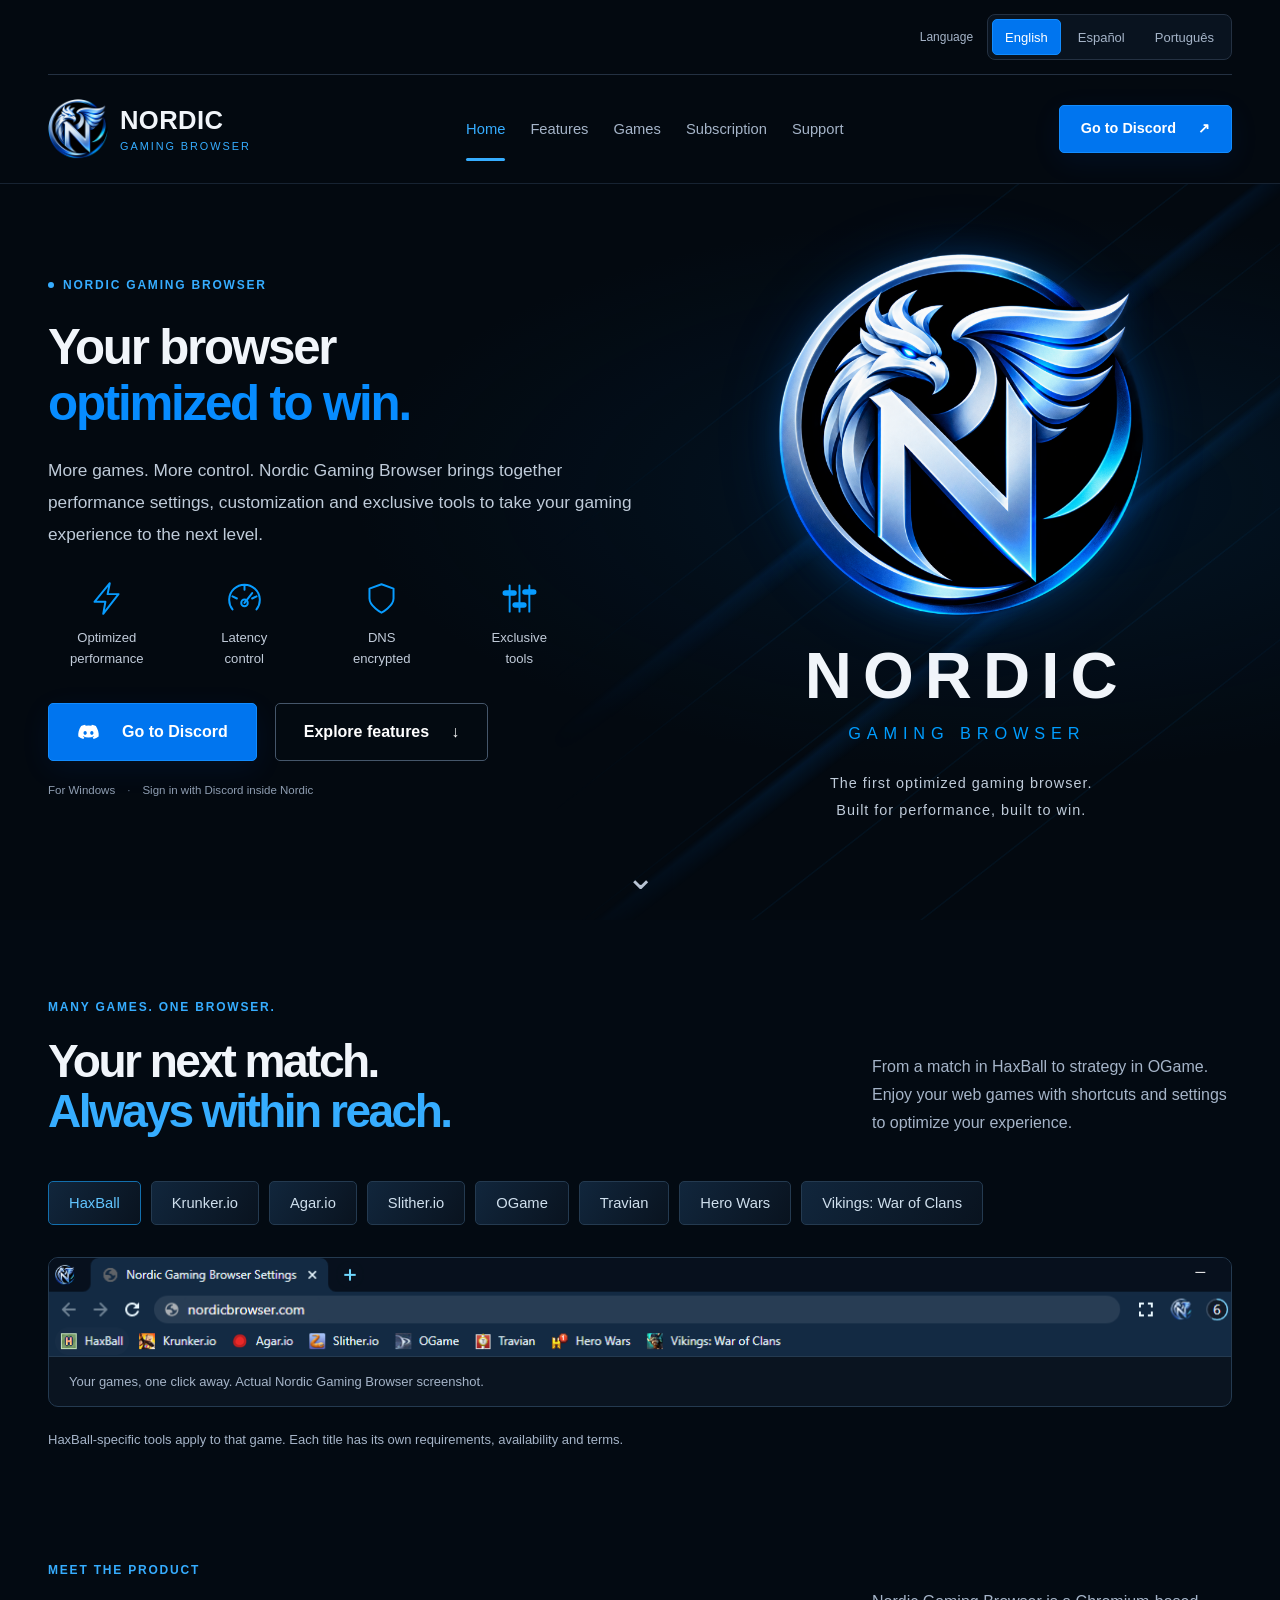
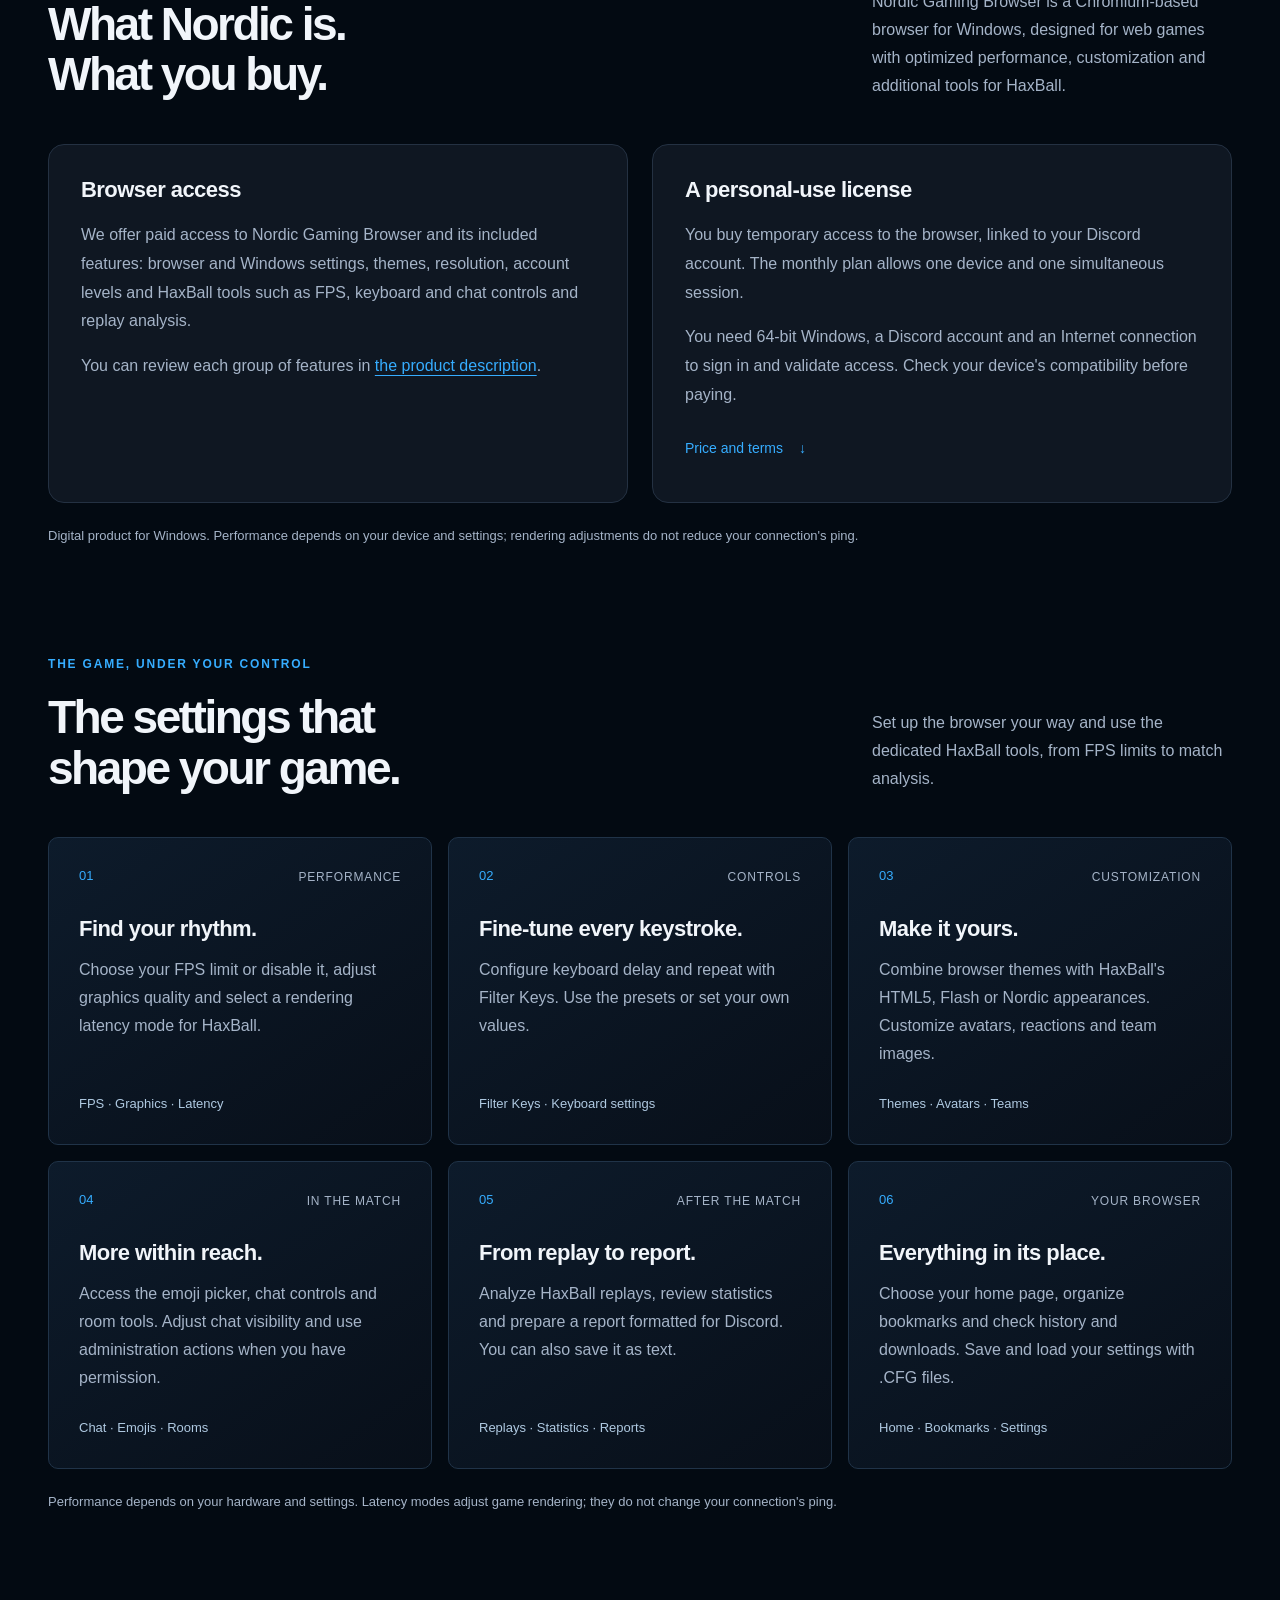
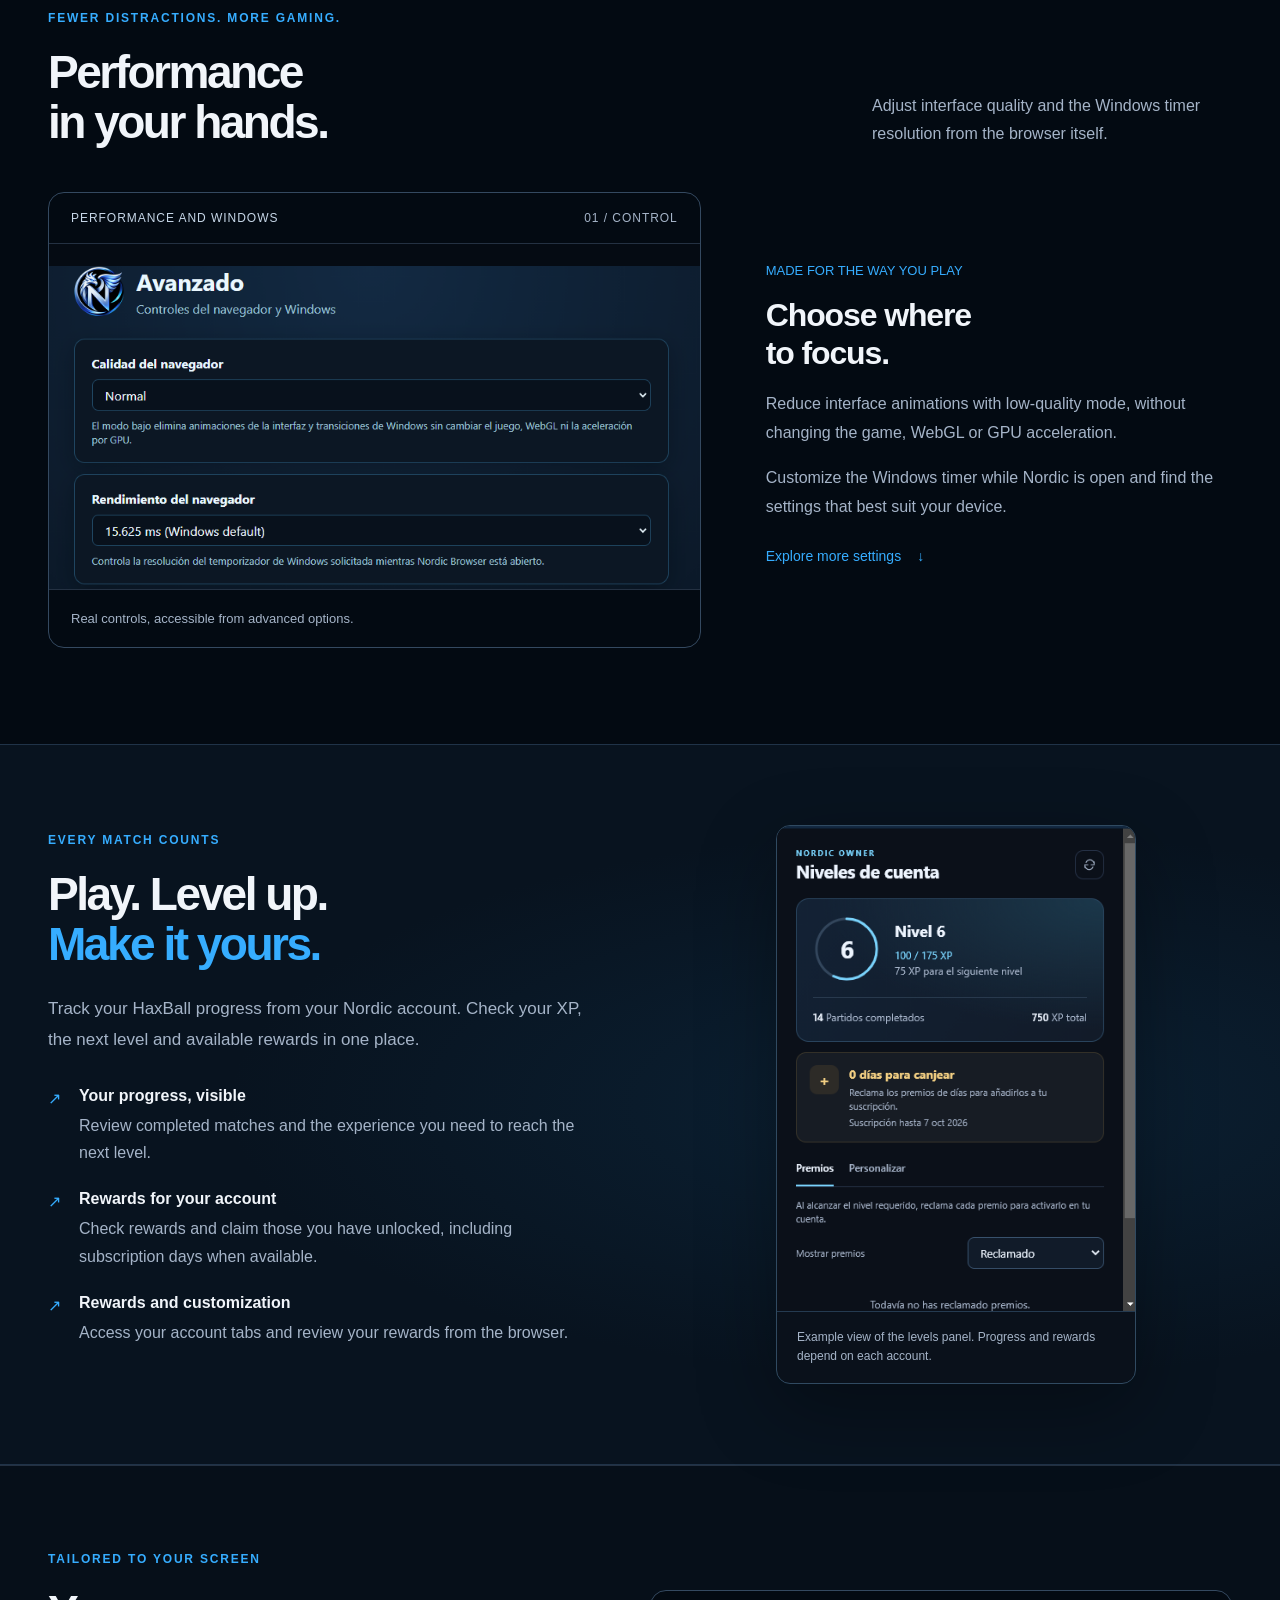
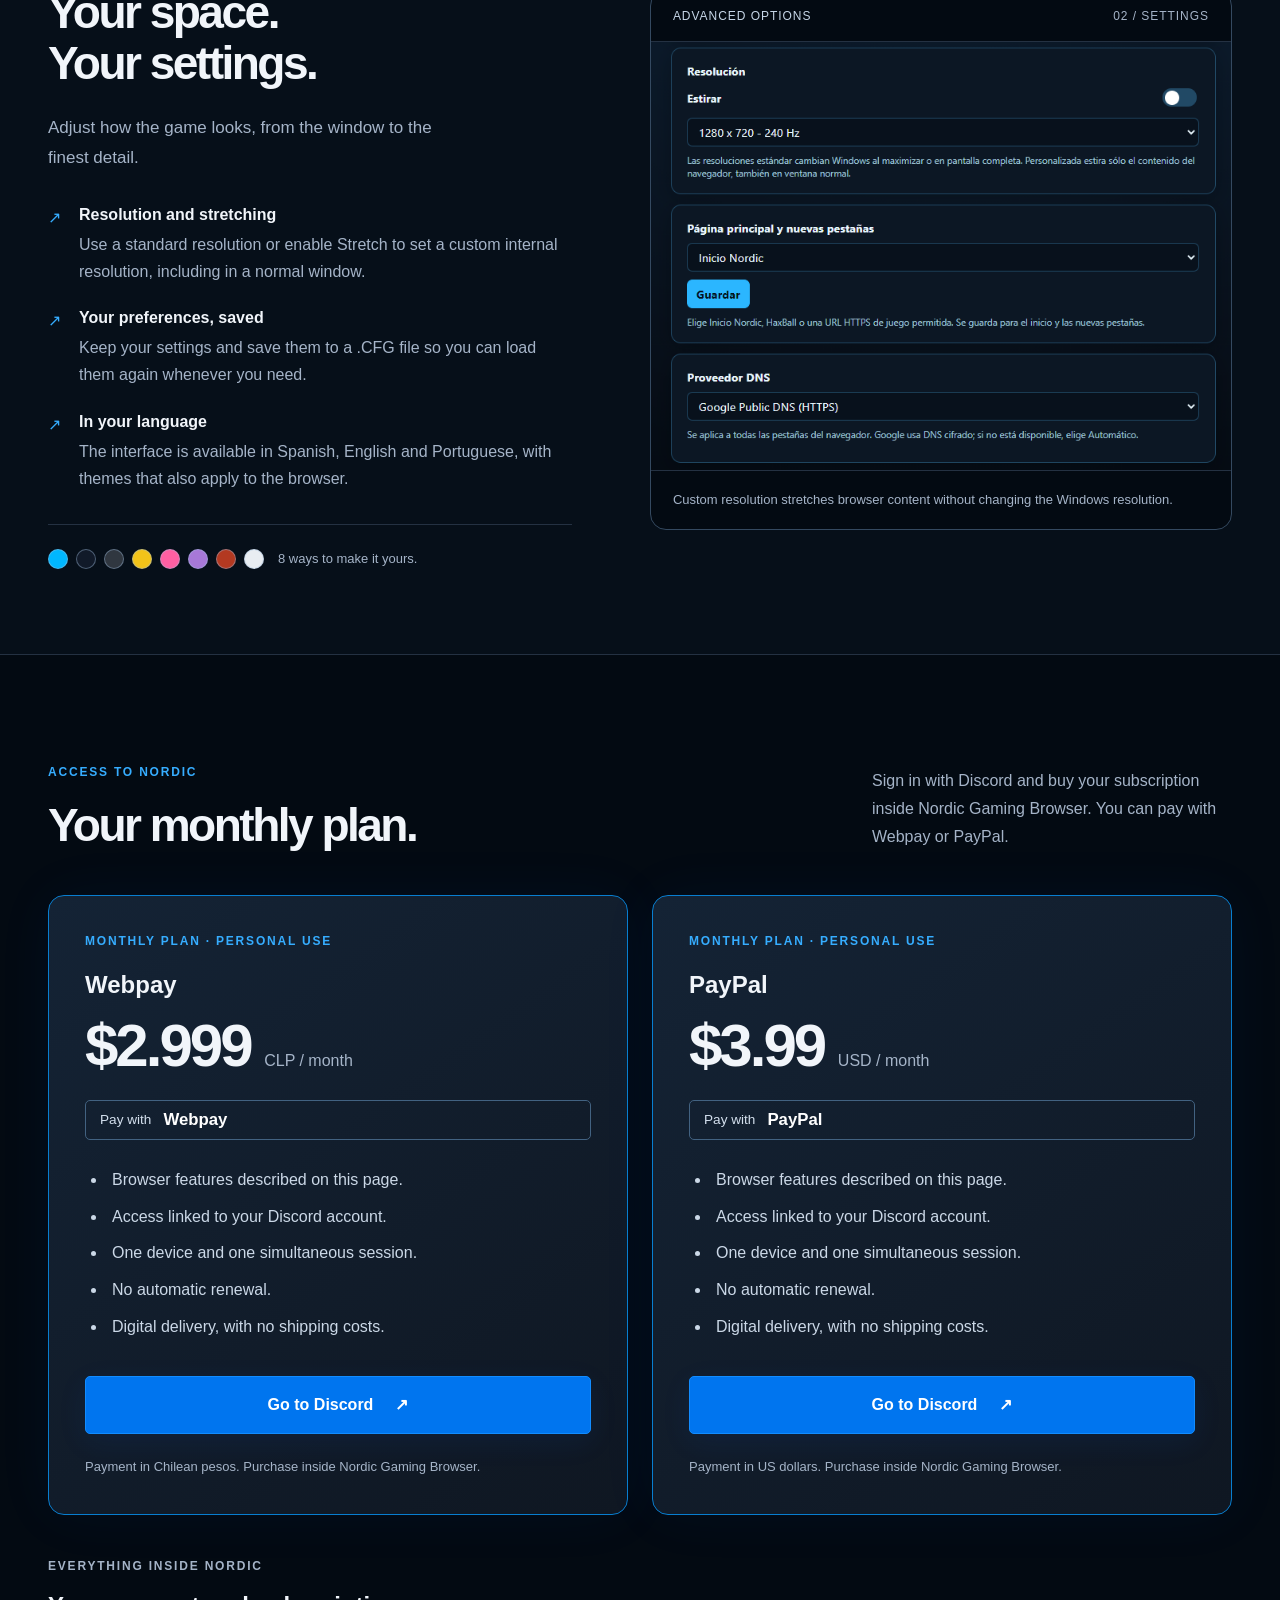
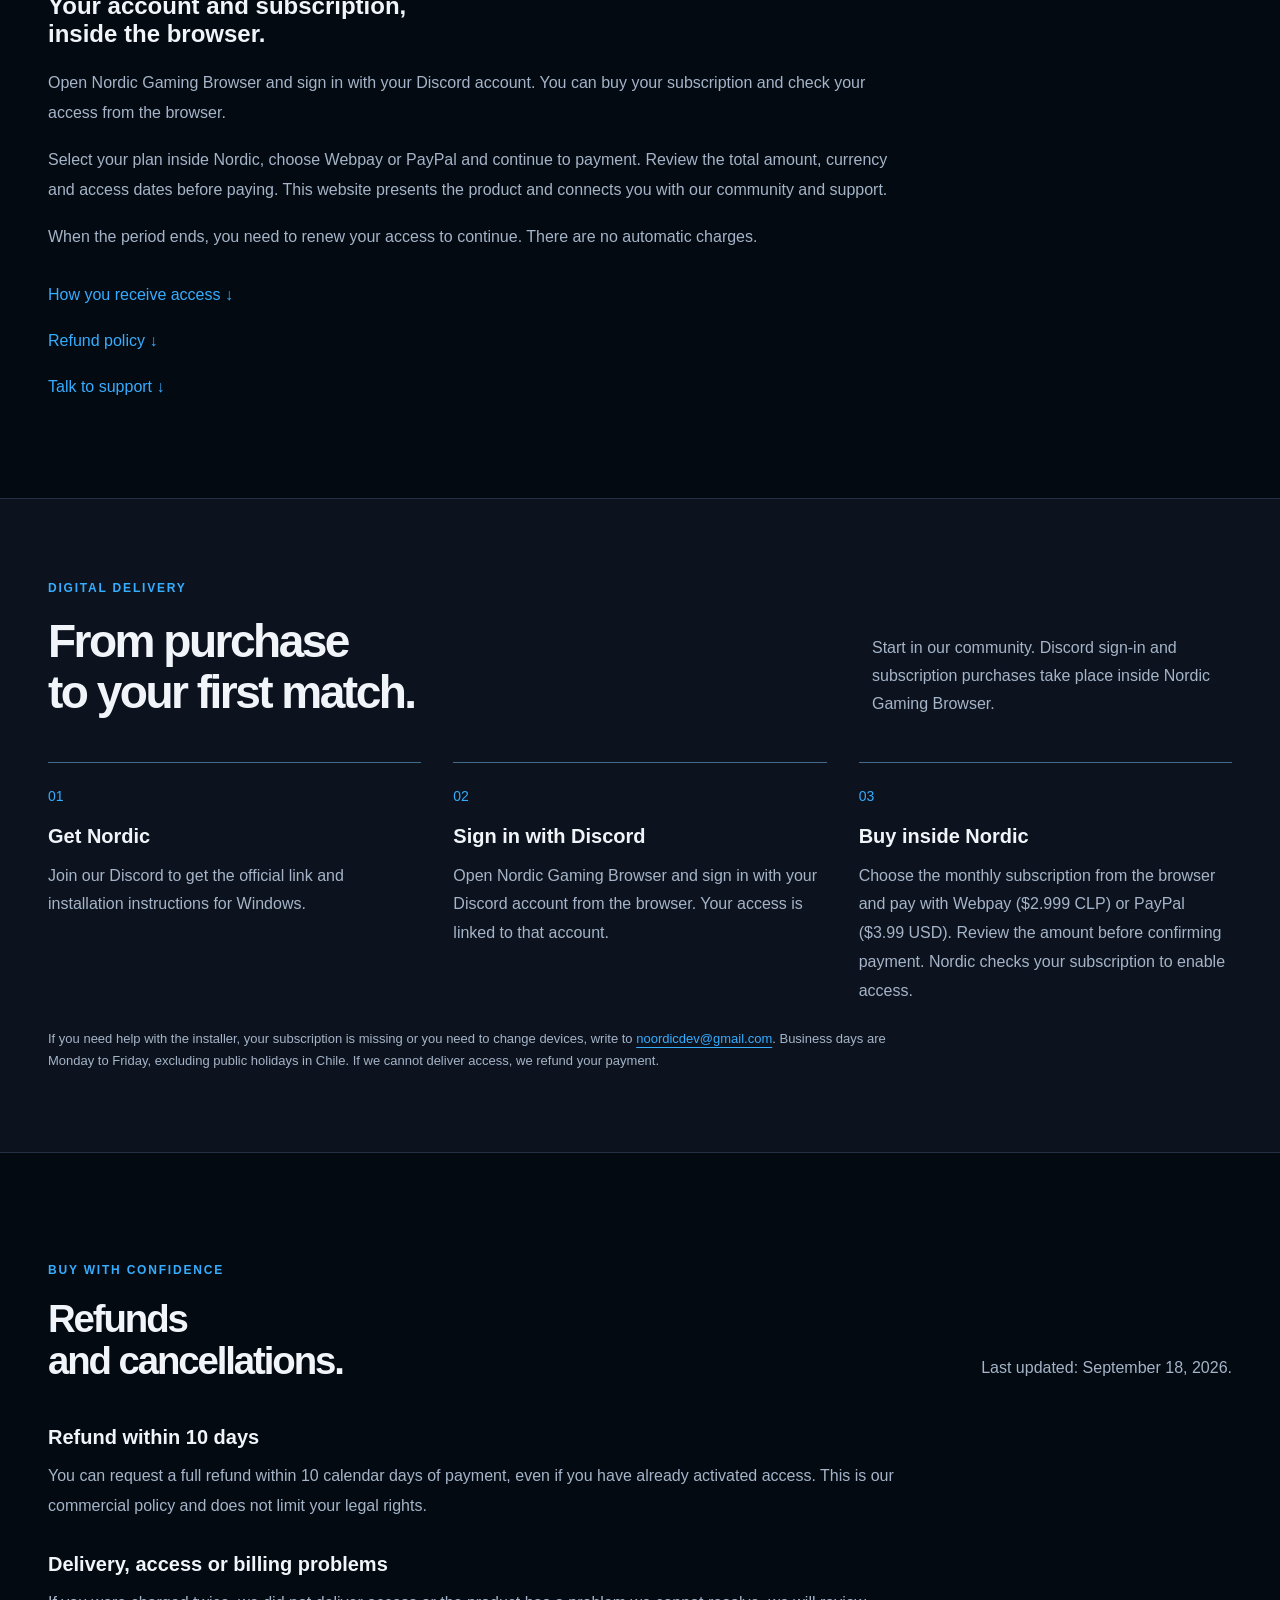
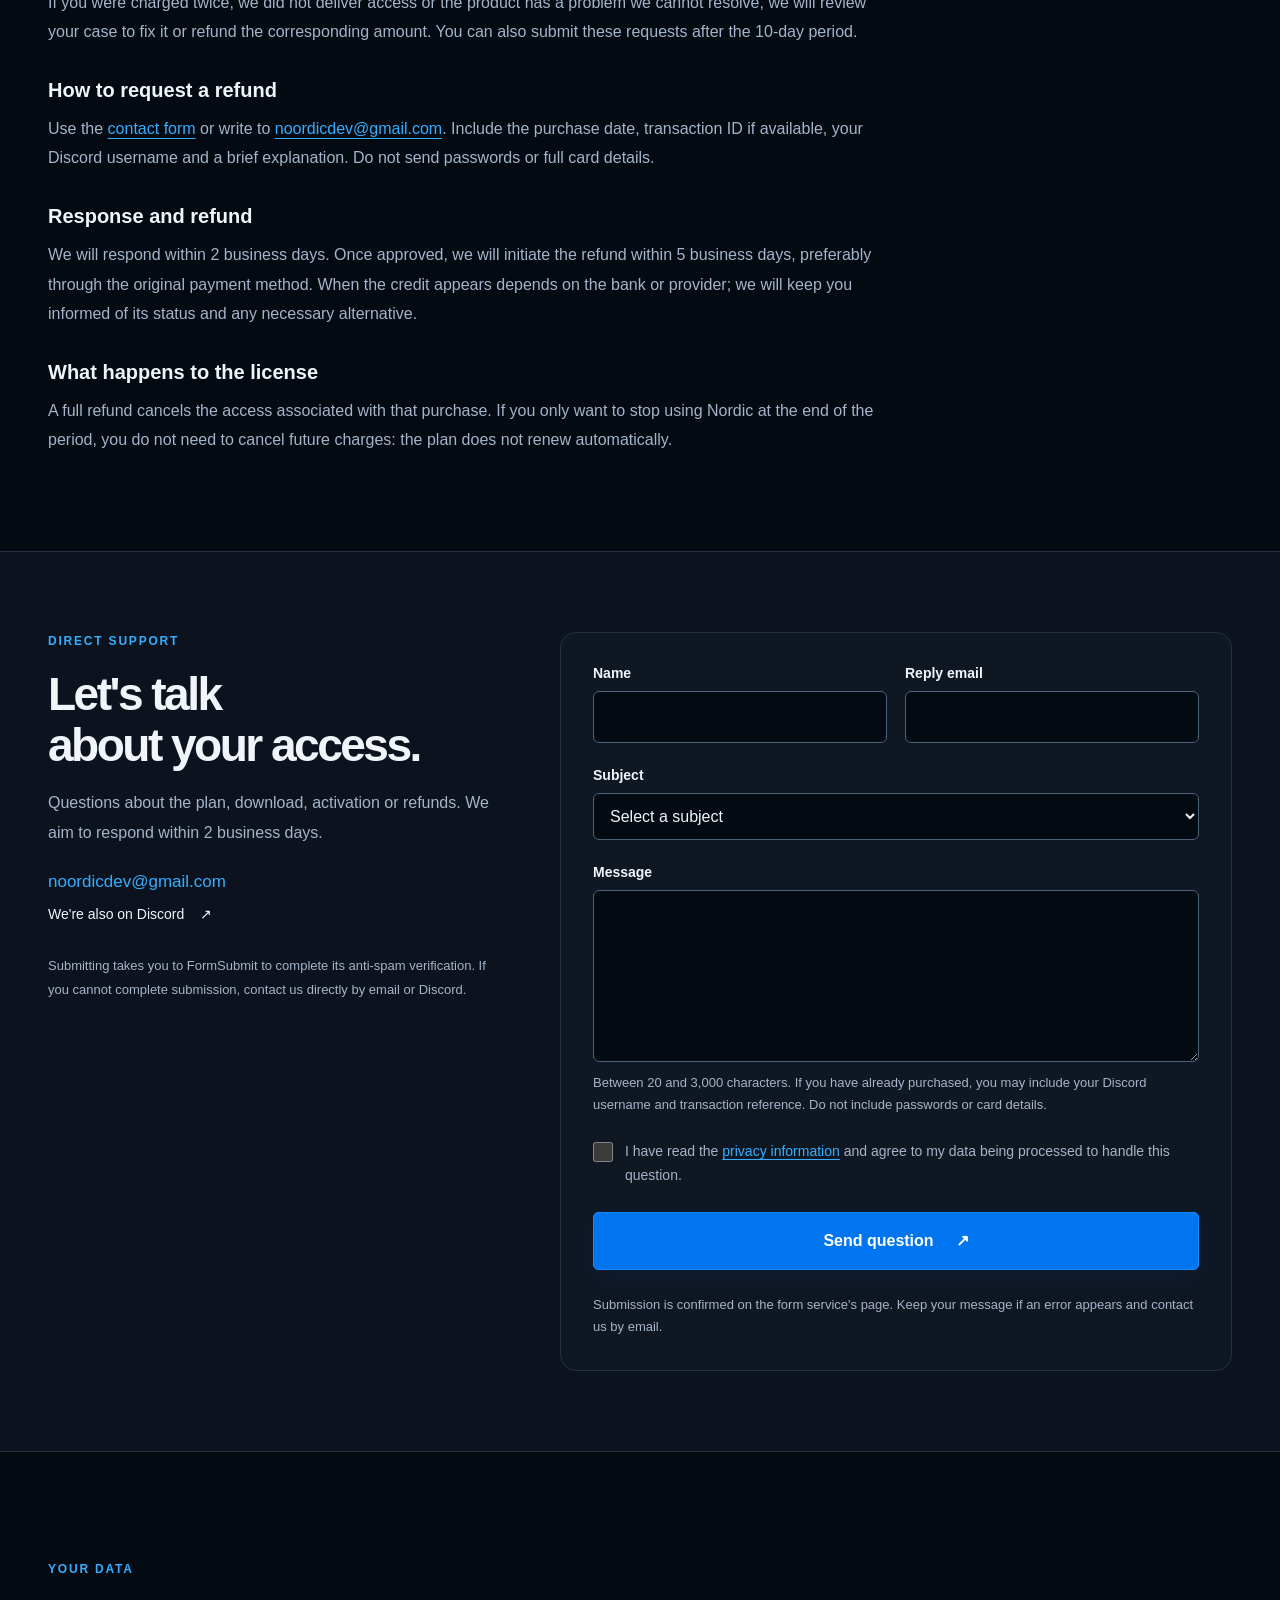
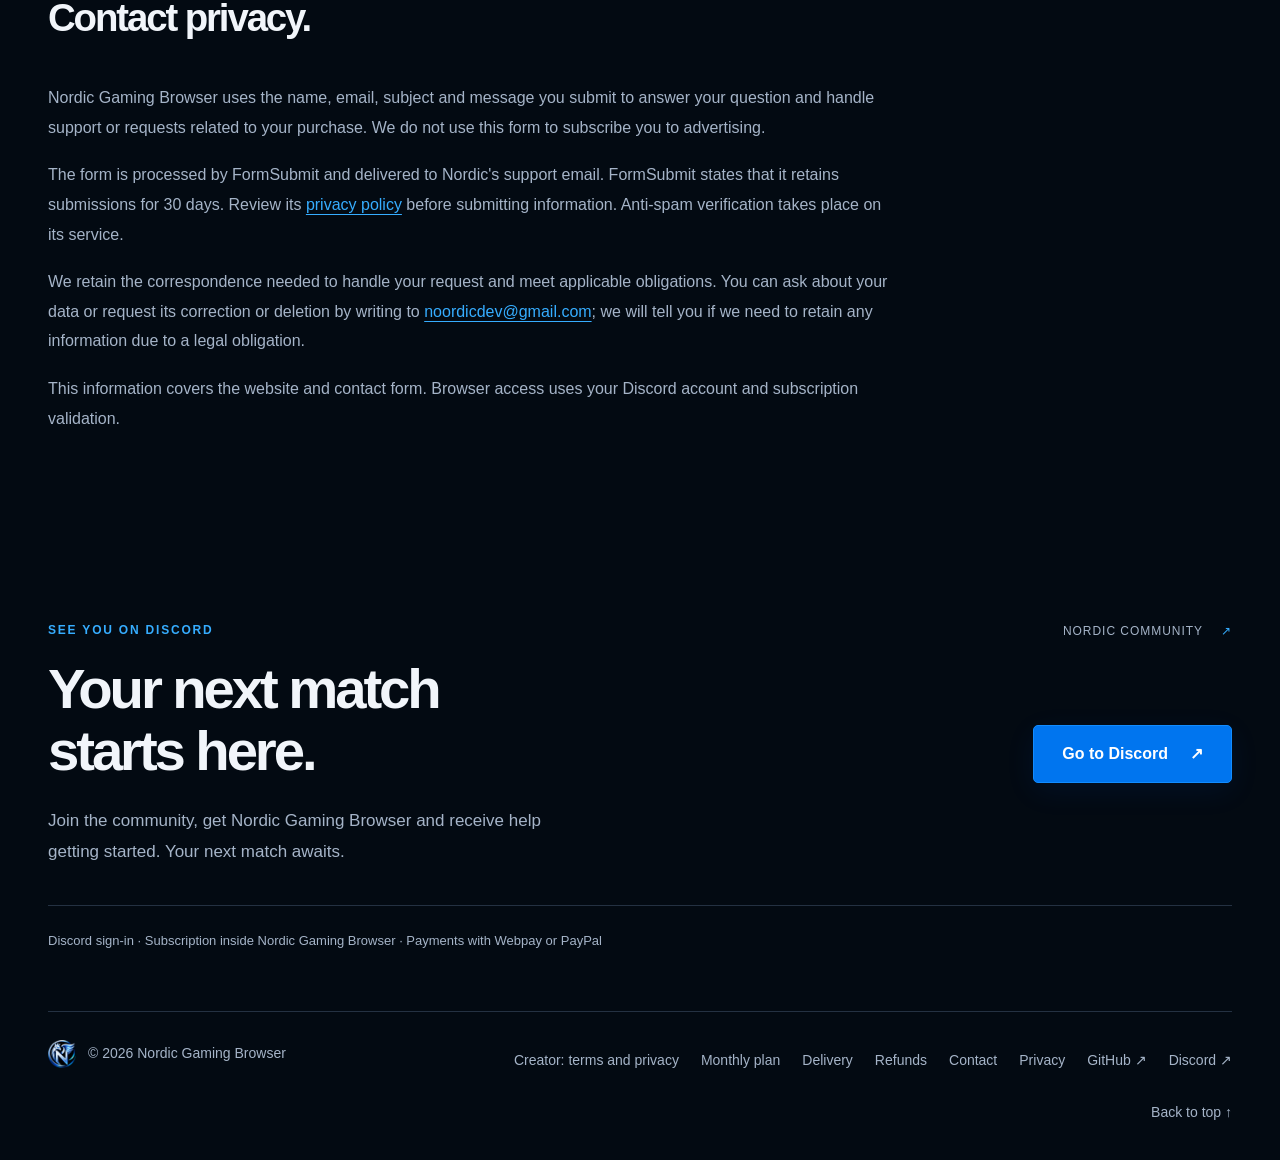
<file: index.html>
<!doctype html>
<html lang="en">
<head>
  <meta charset="utf-8">
  <meta name="viewport" content="width=device-width, initial-scale=1">
  <meta name="theme-color" content="#080d14">
  <meta name="description" content="Nordic Gaming Browser. Your browser optimized for web games. Levels, customization and performance tools. Monthly plan with Webpay or PayPal payments and Discord sign-in inside the browser.">
  <meta property="og:title" content="Nordic Gaming Browser — Optimized to win.">
  <meta property="og:description" content="The first optimized gaming browser. Built for performance, built to win. Web games, performance and customization in one browser.">
  <meta property="og:type" content="website">
  <meta property="og:locale" content="en_US">
  <meta property="og:url" content="https://nordicbrowser.com/">
  <meta name="twitter:card" content="summary">
  <meta name="twitter:title" content="Nordic Gaming Browser — Optimized to win.">
  <meta name="twitter:description" content="Your browser optimized to win. Web games, levels and performance. Monthly plan with Webpay or PayPal.">
  <link rel="canonical" href="https://nordicbrowser.com/">
  <link rel="icon" type="image/png" sizes="32x32" href="assets/favicon.png">
  <link rel="stylesheet" href="styles.css?v=20261002-paypal">
  <link rel="stylesheet" href="redesign.css?v=20261002-languages">
  <script src="i18n.js?v=20261002" defer></script>
  <title>Nordic Gaming Browser — Optimized to win.</title>
</head>
<body id="inicio">
  <a class="skip-link" href="#contenido">Skip to content</a>
  <div class="header-wrap">
    <div class="language-bar shell">
      <span class="language-label">Language</span>
      <div class="language-options" role="group" aria-label="Change language">
        <button class="language-option" type="button" disabled data-language="en" aria-pressed="true" lang="en">English</button>
        <button class="language-option" type="button" disabled data-language="es" aria-pressed="false" lang="es">Español</button>
        <button class="language-option" type="button" disabled data-language="pt" aria-pressed="false" lang="pt">Português</button>
      </div>
    </div>
  <header class="header shell">
    <a class="brand" href="#inicio" aria-label="Nordic Gaming Browser, home">
      <img src="assets/nordic-logo.png" width="48" height="48" alt="">
      <span>NORDIC<span class="brand-subtitle">GAMING BROWSER</span></span>
    </a>
    <nav aria-label="Main navigation">
      <a class="nav-section active" href="#inicio">Home</a>
      <a class="nav-section" href="#funciones">Features</a>
      <a class="nav-section" href="#juegos">Games</a>
      <a class="nav-section" href="#planes">Subscription</a>
      <a class="nav-section" href="#contacto">Support</a>
    </nav>
    <a class="button primary header-discord" href="https://discord.gg/AZUxGHRaNY" target="_blank" rel="noopener noreferrer">Go to Discord <span aria-hidden="true">↗</span></a>
  </header>
  </div>

  <main id="contenido">
    <div class="hero-stage">
    <section class="hero shell" aria-labelledby="hero-title">
      <div class="hero-copy">
        <p class="eyebrow"><span class="signal" aria-hidden="true"></span> NORDIC GAMING BROWSER</p>
        <h1 id="hero-title">Your browser<br><span>optimized to win.</span></h1>
        <p class="lead">More games. More control. Nordic Gaming Browser brings together performance settings, customization and exclusive tools to take your gaming experience to the next level.</p>
        <div class="hero-benefits" aria-label="Nordic benefits">
          <div><svg viewBox="0 0 32 32" aria-hidden="true"><path d="m19 2-14 17h10l-2 11 14-18H17z"/></svg><span>Optimized<br>performance</span></div>
          <div><svg viewBox="0 0 32 32" aria-hidden="true"><path d="M5 26a14 14 0 1 1 22 0M16 4v4M5 14l4 2m18-2-4 2M16 20l7-9"/><circle cx="16" cy="20" r="3"/></svg><span>Latency<br>control</span></div>
          <div><svg viewBox="0 0 32 32" aria-hidden="true"><path d="m16 3 11 4v9c0 7-11 13-11 13S5 23 5 16V7z"/></svg><span>DNS<br>encrypted</span></div>
          <div><svg viewBox="0 0 32 32" aria-hidden="true"><path d="M7 4v24M16 4v24M25 4v24"/><path d="M3 11h8M12 22h8M21 10h8" stroke-width="5"/></svg><span>Exclusive<br>tools</span></div>
        </div>
        <div class="actions">
          <a class="button primary" href="https://discord.gg/AZUxGHRaNY" target="_blank" rel="noopener noreferrer"><svg width="23" height="23" viewBox="0 0 24 24" fill="currentColor" aria-hidden="true"><path d="M19.7 5.2A18 18 0 0 0 15.5 4l-.5 1a15 15 0 0 0-6 0l-.5-1a18 18 0 0 0-4.2 1.2C1.7 9 1 12.7 1.4 16.3a17 17 0 0 0 5.2 2.6l1.1-1.8-1.7-.8.4-.3c3.6 1.7 7.6 1.7 11.2 0l.4.3-1.7.8 1.1 1.8a17 17 0 0 0 5.2-2.6c.5-4.2-.9-7.9-2.9-11.1ZM8.5 14.4c-1 0-1.7-.9-1.7-2s.7-2 1.7-2 1.7.9 1.7 2-.7 2-1.7 2Zm7 0c-1 0-1.7-.9-1.7-2s.7-2 1.7-2 1.7.9 1.7 2-.7 2-1.7 2Z"/></svg>Go to Discord</a>
          <a class="button secondary" href="#funciones">Explore features <span aria-hidden="true">↓</span></a>
        </div>
        <p class="platform">For Windows <span aria-hidden="true">·</span> Sign in with Discord inside Nordic</p>
      </div>
      <div class="hero-brand">
        <div class="brand-aura"><img src="assets/nordic-emblem.png" width="1254" height="1254" alt="Nordic emblem: a blue and silver dragon over the letter N." fetchpriority="high"></div>
        <p class="hero-wordmark">NORDIC<span>GAMING BROWSER</span></p>
        <p class="brand-tagline" lang="en">The first optimized gaming browser.<br>Built for performance, built to win.</p>
      </div>
      <a class="hero-scroll" href="#juegos" aria-label="Explore games and features">⌄</a>
    </section>
    </div>

    <section class="section shell games-section" id="juegos" aria-labelledby="games-title">
      <div class="section-heading">
        <div><p class="eyebrow">MANY GAMES. ONE BROWSER.</p><h2 id="games-title">Your next match.<br><span>Always within reach.</span></h2></div>
        <p>From a match in HaxBall to strategy in OGame. Enjoy your web games with shortcuts and settings to optimize your experience.</p>
      </div>
      <div class="game-list" aria-label="Web games"><span>HaxBall</span><span>Krunker.io</span><span>Agar.io</span><span>Slither.io</span><span>OGame</span><span>Travian</span><span>Hero Wars</span><span>Vikings: War of Clans</span></div>
      <figure class="games-preview">
        <a class="screenshot-link" href="assets/nordic-games.png" target="_blank" rel="noopener noreferrer" aria-label="Enlarge the game shortcuts screenshot"><img src="assets/nordic-games.png" width="1194" height="99" loading="lazy" alt="Nordic Gaming Browser bar with shortcuts to HaxBall, Krunker.io, Agar.io, Slither.io, OGame, Travian, Hero Wars and Vikings: War of Clans."></a>
        <figcaption>Your games, one click away. Actual Nordic Gaming Browser screenshot.</figcaption>
      </figure>
      <p class="section-note">HaxBall-specific tools apply to that game. Each title has its own requirements, availability and terms.</p>
    </section>

    <section class="section shell purchase-section" id="producto" aria-labelledby="product-title">
      <div class="section-heading">
        <div><p class="eyebrow">MEET THE PRODUCT</p><h2 id="product-title">What Nordic is.<br>What you buy.</h2></div>
        <p>Nordic Gaming Browser is a Chromium-based browser for Windows, designed for web games with optimized performance, customization and additional tools for HaxBall.</p>
      </div>
      <div class="purchase-grid">
        <article class="purchase-card">
          <h3>Browser access</h3>
          <p>We offer paid access to Nordic Gaming Browser and its included features: browser and Windows settings, themes, resolution, account levels and HaxBall tools such as FPS, keyboard and chat controls and replay analysis.</p>
          <p>You can review each group of features in <a href="#funciones">the product description</a>.</p>
        </article>
        <article class="purchase-card">
          <h3>A personal-use license</h3>
          <p>You buy temporary access to the browser, linked to your Discord account. The monthly plan allows one device and one simultaneous session.</p>
          <p>You need 64-bit Windows, a Discord account and an Internet connection to sign in and validate access. Check your device's compatibility before paying.</p>
          <a class="text-link" href="#planes">Price and terms <span aria-hidden="true">↓</span></a>
        </article>
      </div>
      <p class="section-note">Digital product for Windows. Performance depends on your device and settings; rendering adjustments do not reduce your connection's ping.</p>
    </section>

    <section class="section shell" id="funciones" aria-labelledby="features-title">
      <div class="section-heading">
        <div><p class="eyebrow">THE GAME, UNDER YOUR CONTROL</p><h2 id="features-title">The settings that<br>shape your game.</h2></div>
        <p>Set up the browser your way and use the dedicated HaxBall tools, from FPS limits to match analysis.</p>
      </div>
      <div class="feature-grid">
        <article class="feature">
          <span class="feature-index">01 <span>PERFORMANCE</span></span>
          <h3>Find your rhythm.</h3>
          <p>Choose your FPS limit or disable it, adjust graphics quality and select a rendering latency mode for HaxBall.</p>
          <span class="feature-detail">FPS · Graphics · Latency</span>
        </article>
        <article class="feature">
          <span class="feature-index">02 <span>CONTROLS</span></span>
          <h3>Fine-tune every keystroke.</h3>
          <p>Configure keyboard delay and repeat with Filter Keys. Use the presets or set your own values.</p>
          <span class="feature-detail">Filter Keys · Keyboard settings</span>
        </article>
        <article class="feature">
          <span class="feature-index">03 <span>CUSTOMIZATION</span></span>
          <h3>Make it yours.</h3>
          <p>Combine browser themes with HaxBall's HTML5, Flash or Nordic appearances. Customize avatars, reactions and team images.</p>
          <span class="feature-detail">Themes · Avatars · Teams</span>
        </article>
        <article class="feature">
          <span class="feature-index">04 <span>IN THE MATCH</span></span>
          <h3>More within reach.</h3>
          <p>Access the emoji picker, chat controls and room tools. Adjust chat visibility and use administration actions when you have permission.</p>
          <span class="feature-detail">Chat · Emojis · Rooms</span>
        </article>
        <article class="feature">
          <span class="feature-index">05 <span>AFTER THE MATCH</span></span>
          <h3>From replay to report.</h3>
          <p>Analyze HaxBall replays, review statistics and prepare a report formatted for Discord. You can also save it as text.</p>
          <span class="feature-detail">Replays · Statistics · Reports</span>
        </article>
        <article class="feature">
          <span class="feature-index">06 <span>YOUR BROWSER</span></span>
          <h3>Everything in its place.</h3>
          <p>Choose your home page, organize bookmarks and check history and downloads. Save and load your settings with .CFG files.</p>
          <span class="feature-detail">Home · Bookmarks · Settings</span>
        </article>
      </div>
      <p class="section-note">Performance depends on your hardware and settings. Latency modes adjust game rendering; they do not change your connection's ping.</p>
    </section>


    <section class="section shell showcase" id="rendimiento" aria-labelledby="performance-title">
      <div class="section-heading"><div><p class="eyebrow">FEWER DISTRACTIONS. MORE GAMING.</p><h2 id="performance-title">Performance<br>in your hands.</h2></div><p>Adjust interface quality and the Windows timer resolution from the browser itself.</p></div>
      <div class="performance-layout">
        <figure class="settings-preview"><div class="preview-heading"><span class="preview-label">PERFORMANCE AND WINDOWS</span><span>01 / CONTROL</span></div><a class="screenshot-link" href="assets/nordic-performance.png" target="_blank" rel="noopener noreferrer" aria-label="Enlarge performance settings"><img src="assets/nordic-performance.png" width="832" height="441" loading="lazy" alt="Nordic advanced options: browser quality and Windows timer resolution."></a><figcaption>Real controls, accessible from advanced options.</figcaption></figure>
        <div class="performance-copy"><span class="feature-index">MADE FOR THE WAY YOU PLAY</span><h3>Choose where<br>to focus.</h3><p>Reduce interface animations with low-quality mode, without changing the game, WebGL or GPU acceleration.</p><p>Customize the Windows timer while Nordic is open and find the settings that best suit your device.</p><a class="text-link" href="#personalizacion">Explore more settings <span aria-hidden="true">↓</span></a></div>
      </div>
    </section>

    <section class="levels-band" id="niveles" aria-labelledby="levels-title">
      <div class="shell levels-layout">
        <div class="levels-copy"><p class="eyebrow">EVERY MATCH COUNTS</p><h2 id="levels-title">Play. Level up.<br><span>Make it yours.</span></h2><p class="settings-lead">Track your HaxBall progress from your Nordic account. Check your XP, the next level and available rewards in one place.</p><ul class="settings-list"><li><span class="list-mark" aria-hidden="true">↗</span><div><h3>Your progress, visible</h3><p>Review completed matches and the experience you need to reach the next level.</p></div></li><li><span class="list-mark" aria-hidden="true">↗</span><div><h3>Rewards for your account</h3><p>Check rewards and claim those you have unlocked, including subscription days when available.</p></div></li><li><span class="list-mark" aria-hidden="true">↗</span><div><h3>Rewards and customization</h3><p>Access your account tabs and review your rewards from the browser.</p></div></li></ul></div>
        <figure class="levels-preview"><a class="screenshot-link" href="assets/nordic-levels.png" target="_blank" rel="noopener noreferrer" aria-label="Enlarge the levels panel"><img src="assets/nordic-levels.png" width="417" height="564" loading="lazy" alt="Levels panel: level 6, progress of 100 out of 175 XP, completed matches and rewards and customization tabs."></a><figcaption>Example view of the levels panel. Progress and rewards depend on each account.</figcaption></figure>
      </div>
    </section>

    <section class="personalization" id="personalizacion" aria-labelledby="settings-title">
      <div class="shell settings-layout">
        <div class="settings-copy">
          <p class="eyebrow">TAILORED TO YOUR SCREEN</p>
          <h2 id="settings-title">Your space.<br>Your settings.</h2>
          <p class="settings-lead">Adjust how the game looks, from the window to the finest detail.</p>
          <ul class="settings-list">
            <li><span class="list-mark" aria-hidden="true">↗</span><div><h3>Resolution and stretching</h3><p>Use a standard resolution or enable Stretch to set a custom internal resolution, including in a normal window.</p></div></li>
            <li><span class="list-mark" aria-hidden="true">↗</span><div><h3>Your preferences, saved</h3><p>Keep your settings and save them to a .CFG file so you can load them again whenever you need.</p></div></li>
            <li><span class="list-mark" aria-hidden="true">↗</span><div><h3>In your language</h3><p>The interface is available in Spanish, English and Portuguese, with themes that also apply to the browser.</p></div></li>
          </ul>
          <div class="themes" aria-label="Eight browser themes">
            <span class="swatch electric" title="Electric Blue"></span><span class="swatch night" title="Dark Night"></span><span class="swatch obsidian" title="Dark Obsidian"></span><span class="swatch gold" title="Golden Frost"></span><span class="swatch pink" title="Fancy Pink"></span><span class="swatch purple" title="Purple Nebula"></span><span class="swatch lava" title="Red Lava"></span><span class="swatch frost" title="White Frost"></span>
            <span>8 ways to make it yours.</span>
          </div>
        </div>
        <figure class="settings-preview">
          <div class="preview-heading"><span class="preview-label">ADVANCED OPTIONS</span><span>02 / SETTINGS</span></div>
          <a class="screenshot-link" href="assets/nordic-resolution.png" target="_blank" rel="noopener noreferrer" aria-label="Enlarge the Nordic advanced options screenshot">
            <img src="assets/nordic-resolution.png" width="728" height="537" loading="lazy" decoding="async" alt="Advanced options: resolution with Stretch, home page and encrypted DNS provider.">
          </a>
          <figcaption>Custom resolution stretches browser content without changing the Windows resolution.</figcaption>
        </figure>
      </div>
    </section>


    <section class="section shell" id="planes" aria-labelledby="plans-title">
      <div class="section-heading">
        <div><p class="eyebrow">ACCESS TO NORDIC</p><h2 id="plans-title">Your monthly plan.</h2></div>
        <p>Sign in with Discord and buy your subscription inside Nordic Gaming Browser. You can pay with Webpay or PayPal.</p>
      </div>
      <div class="plan-layout">
        <article class="plan-card" aria-labelledby="monthly-webpay-title">
          <p class="eyebrow">MONTHLY PLAN · PERSONAL USE</p>
          <h3 id="monthly-webpay-title">Webpay</h3>
          <p class="price">$2.999 <span>CLP / month</span></p>
          <p class="payment-label">Pay with <strong>Webpay</strong></p>
          <ul class="plan-list">
            <li>Browser features described on this page.</li>
            <li>Access linked to your Discord account.</li>
            <li>One device and one simultaneous session.</li>
            <li>No automatic renewal.</li>
            <li>Digital delivery, with no shipping costs.</li>
          </ul>
          <a class="button primary" href="https://discord.gg/AZUxGHRaNY" target="_blank" rel="noopener noreferrer">Go to Discord <span aria-hidden="true">↗</span></a>
          <p class="small-copy">Payment in Chilean pesos. Purchase inside Nordic Gaming Browser.</p>
        </article>
        <article class="plan-card" aria-labelledby="monthly-paypal-title">
          <p class="eyebrow">MONTHLY PLAN · PERSONAL USE</p>
          <h3 id="monthly-paypal-title">PayPal</h3>
          <p class="price">$3.99 <span>USD / month</span></p>
          <p class="payment-label">Pay with <strong>PayPal</strong></p>
          <ul class="plan-list">
            <li>Browser features described on this page.</li>
            <li>Access linked to your Discord account.</li>
            <li>One device and one simultaneous session.</li>
            <li>No automatic renewal.</li>
            <li>Digital delivery, with no shipping costs.</li>
          </ul>
          <a class="button primary" href="https://discord.gg/AZUxGHRaNY" target="_blank" rel="noopener noreferrer">Go to Discord <span aria-hidden="true">↗</span></a>
          <p class="small-copy">Payment in US dollars. Purchase inside Nordic Gaming Browser.</p>
        </article>
      </div>
      <div class="plan-context">
        <p class="eyebrow">EVERYTHING INSIDE NORDIC</p><h3>Your account and subscription,<br>inside the browser.</h3>
        <p>Open Nordic Gaming Browser and sign in with your Discord account. You can buy your subscription and check your access from the browser.</p>
        <p>Select your plan inside Nordic, choose Webpay or PayPal and continue to payment. Review the total amount, currency and access dates before paying. This website presents the product and connects you with our community and support.</p>
        <p>When the period ends, you need to renew your access to continue. There are no automatic charges.</p>
        <div class="info-links"><a href="#entrega">How you receive access ↓</a><a href="#reembolsos">Refund policy ↓</a><a href="#contacto">Talk to support ↓</a></div>
      </div>
    </section>

    <section class="service-band" id="entrega" aria-labelledby="delivery-title">
      <div class="shell">
        <div class="section-heading">
          <div><p class="eyebrow">DIGITAL DELIVERY</p><h2 id="delivery-title">From purchase<br>to your first match.</h2></div>
          <p>Start in our community. Discord sign-in and subscription purchases take place inside Nordic Gaming Browser.</p>
        </div>
        <ol class="delivery-steps">
          <li><span class="step-number" aria-hidden="true">01</span><h3>Get Nordic</h3><p>Join our Discord to get the official link and installation instructions for Windows.</p></li>
          <li><span class="step-number" aria-hidden="true">02</span><h3>Sign in with Discord</h3><p>Open Nordic Gaming Browser and sign in with your Discord account from the browser. Your access is linked to that account.</p></li>
          <li><span class="step-number" aria-hidden="true">03</span><h3>Buy inside Nordic</h3><p>Choose the monthly subscription from the browser and pay with Webpay ($2.999 CLP) or PayPal ($3.99 USD). Review the amount before confirming payment. Nordic checks your subscription to enable access.</p></li>
        </ol>
        <p class="section-note">If you need help with the installer, your subscription is missing or you need to change devices, write to <a href="mailto:noordicdev@gmail.com">noordicdev@gmail.com</a>. Business days are Monday to Friday, excluding public holidays in Chile. If we cannot deliver access, we refund your payment.</p>
      </div>
    </section>

    <section class="section shell policy-section" id="reembolsos" aria-labelledby="refund-title">
      <div class="section-heading">
        <div><p class="eyebrow">BUY WITH CONFIDENCE</p><h2 id="refund-title">Refunds<br>and cancellations.</h2></div>
        <p>Last updated: September 18, 2026.</p>
      </div>
      <div class="policy-copy">
        <h3>Refund within 10 days</h3>
        <p>You can request a full refund within 10 calendar days of payment, even if you have already activated access. This is our commercial policy and does not limit your legal rights.</p>
        <h3>Delivery, access or billing problems</h3>
        <p>If you were charged twice, we did not deliver access or the product has a problem we cannot resolve, we will review your case to fix it or refund the corresponding amount. You can also submit these requests after the 10-day period.</p>
        <h3>How to request a refund</h3>
        <p>Use the <a href="#contacto">contact form</a> or write to <a href="mailto:noordicdev@gmail.com">noordicdev@gmail.com</a>. Include the purchase date, transaction ID if available, your Discord username and a brief explanation. Do not send passwords or full card details.</p>
        <h3>Response and refund</h3>
        <p>We will respond within 2 business days. Once approved, we will initiate the refund within 5 business days, preferably through the original payment method. When the credit appears depends on the bank or provider; we will keep you informed of its status and any necessary alternative.</p>
        <h3>What happens to the license</h3>
        <p>A full refund cancels the access associated with that purchase. If you only want to stop using Nordic at the end of the period, you do not need to cancel future charges: the plan does not renew automatically.</p>
      </div>
    </section>

    <section class="service-band" id="contacto" aria-labelledby="support-title">
      <div class="shell support-layout">
        <div class="support-copy">
          <p class="eyebrow">DIRECT SUPPORT</p>
          <h2 id="support-title">Let's talk<br>about your access.</h2>
          <p>Questions about the plan, download, activation or refunds. We aim to respond within 2 business days.</p>
          <a class="support-email" href="mailto:noordicdev@gmail.com">noordicdev@gmail.com</a>
          <a class="text-link" href="https://discord.gg/AZUxGHRaNY" target="_blank" rel="noopener noreferrer">We're also on Discord <span aria-hidden="true">↗</span></a>
          <p class="small-copy">Submitting takes you to FormSubmit to complete its anti-spam verification. If you cannot complete submission, contact us directly by email or Discord.</p>
        </div>
        <form class="support-form" action="https://formsubmit.co/noordicdev@gmail.com" method="POST" accept-charset="UTF-8">
          <input type="hidden" name="_subject" value="Question from the Nordic Gaming Browser website">
          <input type="hidden" name="_template" value="table">
          <input type="hidden" name="_url" value="https://nordicbrowser.com/">
          <div class="form-row">
            <div class="field"><label for="contact-name">Name</label><input id="contact-name" name="name" autocomplete="name" required maxlength="100"></div>
            <div class="field"><label for="contact-email">Reply email</label><input id="contact-email" type="email" name="email" autocomplete="email" required maxlength="254"></div>
          </div>
          <div class="field"><label for="contact-subject">Subject</label><select id="contact-subject" name="motivo" required><option value="">Select a subject</option><option>Plans and purchases</option><option>Download and activation</option><option>Technical support</option><option>Refund</option><option>Privacy</option><option>Other question</option></select></div>
          <div class="field"><label for="contact-message">Message</label><textarea id="contact-message" name="message" rows="6" required minlength="20" maxlength="3000" aria-describedby="message-help"></textarea><p id="message-help" class="small-copy">Between 20 and 3,000 characters. If you have already purchased, you may include your Discord username and transaction reference. Do not include passwords or card details.</p></div>
          <label class="consent"><input type="checkbox" name="privacy_consent" value="Accepted" required><span>I have read the <a href="#privacidad">privacy information</a> and agree to my data being processed to handle this question.</span></label>
          <button class="button primary" type="submit">Send question <span aria-hidden="true">↗</span></button>
          <p class="small-copy">Submission is confirmed on the form service's page. Keep your message if an error appears and contact us by email.</p>
        </form>
      </div>
    </section>

    <section class="section shell policy-section" id="privacidad" aria-labelledby="privacy-title">
      <div class="section-heading">
        <div><p class="eyebrow">YOUR DATA</p><h2 id="privacy-title">Contact privacy.</h2></div>
      </div>
      <div class="policy-copy">
        <p>Nordic Gaming Browser uses the name, email, subject and message you submit to answer your question and handle support or requests related to your purchase. We do not use this form to subscribe you to advertising.</p>
        <p>The form is processed by FormSubmit and delivered to Nordic's support email. FormSubmit states that it retains submissions for 30 days. Review its <a href="https://formsubmit.co/privacy.pdf" target="_blank" rel="noopener noreferrer">privacy policy</a> before submitting information. Anti-spam verification takes place on its service.</p>
        <p>We retain the correspondence needed to handle your request and meet applicable obligations. You can ask about your data or request its correction or deletion by writing to <a href="mailto:noordicdev@gmail.com">noordicdev@gmail.com</a>; we will tell you if we need to retain any information due to a legal obligation.</p>
        <p>This information covers the website and contact form. Browser access uses your Discord account and subscription validation.</p>
      </div>
    </section>

    <section class="contact shell" id="discord" aria-labelledby="contact-title">
      <div class="contact-top"><p class="eyebrow">SEE YOU ON DISCORD</p><span class="contact-label">NORDIC COMMUNITY <span aria-hidden="true">↗</span></span></div>
      <div class="contact-content">
        <div><h2 id="contact-title">Your next match<br>starts here.</h2><p>Join the community, get Nordic Gaming Browser and receive help getting started. Your next match awaits.</p></div>
        <a class="button primary contact-button" href="https://discord.gg/AZUxGHRaNY" target="_blank" rel="noopener noreferrer">Go to Discord <span aria-hidden="true">↗</span></a>
      </div>
      <p class="contact-note">Discord sign-in · Subscription inside Nordic Gaming Browser · Payments with Webpay or PayPal</p>
    </section>
  </main>

  <footer class="footer shell">
    <div class="footer-brand"><img src="assets/favicon.png" width="28" height="28" alt=""><span>© 2026 Nordic Gaming Browser</span></div>
    <div class="footer-links"><a href="/creator/">Creator: terms and privacy</a><a href="#planes">Monthly plan</a><a href="#entrega">Delivery</a><a href="#reembolsos">Refunds</a><a href="#contacto">Contact</a><a href="#privacidad">Privacy</a><a href="https://github.com/noordic/nordic-gaming-browser" target="_blank" rel="noopener noreferrer">GitHub <span aria-hidden="true">↗</span></a><a href="https://discord.gg/AZUxGHRaNY" target="_blank" rel="noopener noreferrer">Discord <span aria-hidden="true">↗</span></a><a href="#inicio">Back to top ↑</a></div>
  </footer>
</body>
</html>
</file>
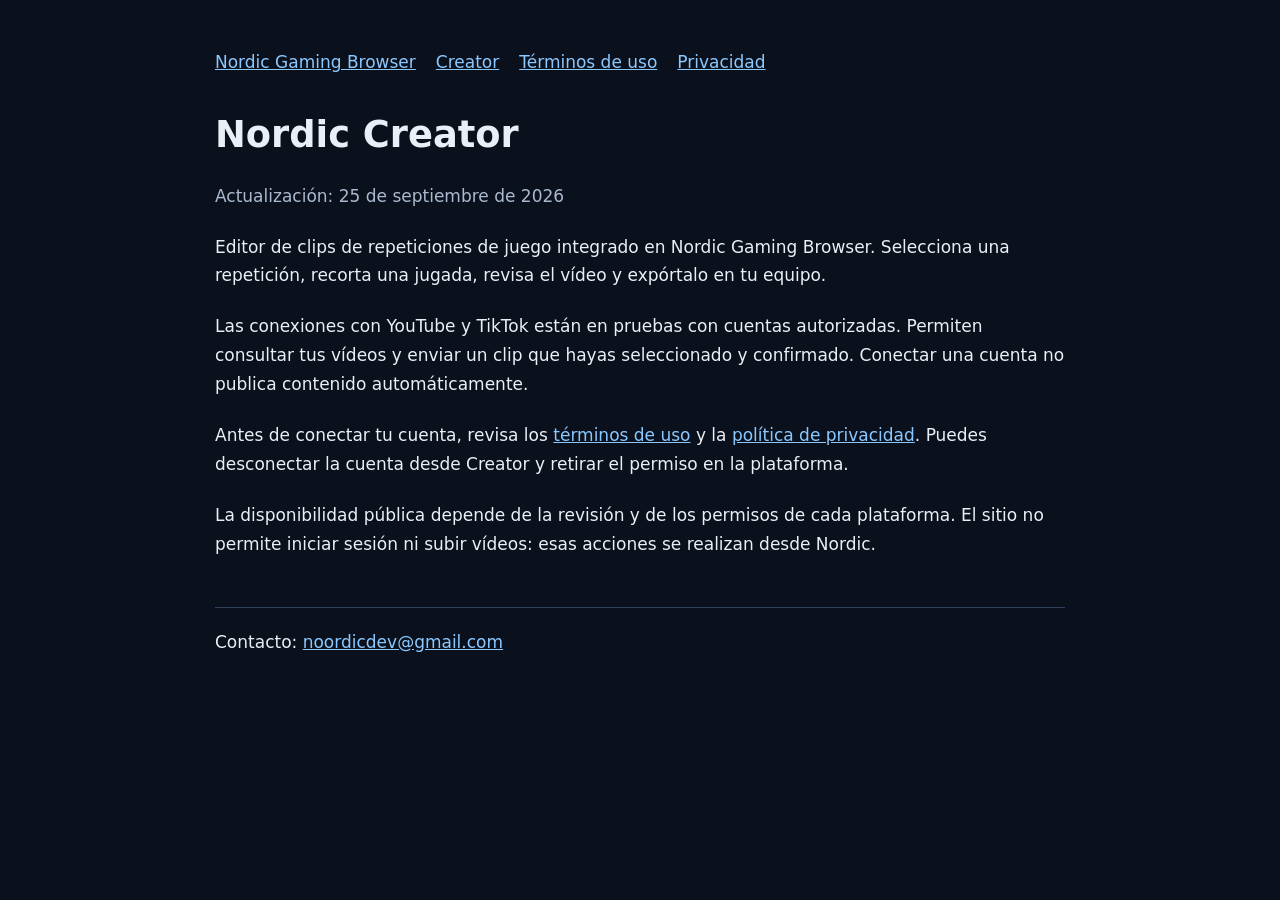
<file: creator/index.html>
<!doctype html>
<html lang="es"><head><meta charset="utf-8"><meta name="viewport" content="width=device-width,initial-scale=1"><meta name="referrer" content="no-referrer"><title>Nordic Creator · Nordic Creator</title><link rel="canonical" href="https://nordicbrowser.com/creator/index.html"><style>body{margin:0;background:#0b111c;color:#e9eef7;font:17px/1.7 system-ui,sans-serif}main{max-width:850px;margin:auto;padding:48px 24px 72px}a{color:#8bc8ff}nav{display:flex;flex-wrap:wrap;gap:20px;margin-bottom:36px}h1{line-height:1.2;font-size:2.3rem}h2{margin-top:36px}p{margin:22px 0}.date{color:#aab9cf}footer{border-top:1px solid #31405a;margin-top:48px;padding-top:20px}a:focus-visible{outline:3px solid #fff;outline-offset:4px}</style></head><body><main><nav aria-label="Nordic Creator"><a href="/">Nordic Gaming Browser</a><a href="/creator/">Creator</a><a href="/creator/terms.html">Términos de uso</a><a href="/creator/privacy.html">Privacidad</a></nav><h1>Nordic Creator</h1><p class="date">Actualización: 25 de septiembre de 2026</p><p>Editor de clips de repeticiones de juego integrado en Nordic Gaming Browser. Selecciona una repetición, recorta una jugada, revisa el vídeo y expórtalo en tu equipo.</p><p>Las conexiones con YouTube y TikTok están en pruebas con cuentas autorizadas. Permiten consultar tus vídeos y enviar un clip que hayas seleccionado y confirmado. Conectar una cuenta no publica contenido automáticamente.</p><p>Antes de conectar tu cuenta, revisa los <a href="terms.html">términos de uso</a> y la <a href="privacy.html">política de privacidad</a>. Puedes desconectar la cuenta desde Creator y retirar el permiso en la plataforma.</p><p>La disponibilidad pública depende de la revisión y de los permisos de cada plataforma. El sitio no permite iniciar sesión ni subir vídeos: esas acciones se realizan desde Nordic.</p><footer>Contacto: <a href="mailto:noordicdev@gmail.com">noordicdev@gmail.com</a></footer></main></body></html>
</file>
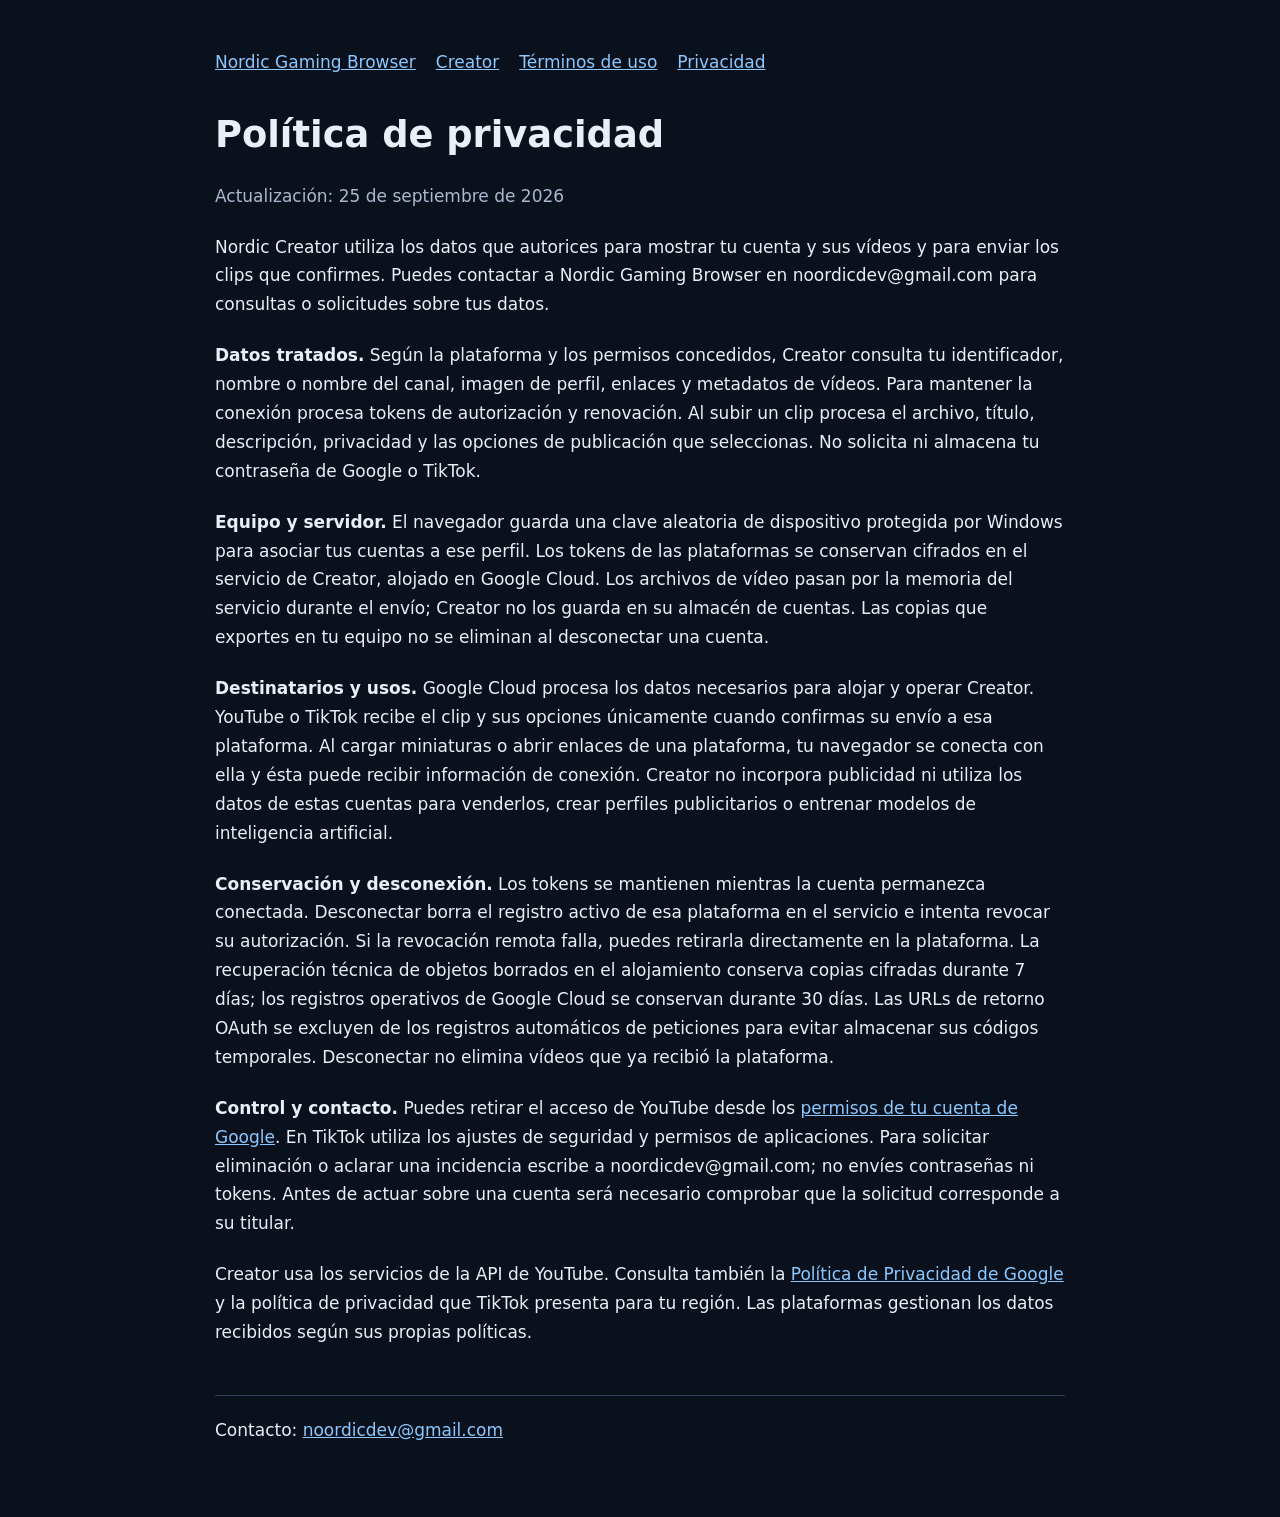
<file: creator/privacy.html>
<!doctype html>
<html lang="es"><head><meta charset="utf-8"><meta name="viewport" content="width=device-width,initial-scale=1"><meta name="referrer" content="no-referrer"><title>Política de privacidad · Nordic Creator</title><link rel="canonical" href="https://nordicbrowser.com/creator/privacy.html"><style>body{margin:0;background:#0b111c;color:#e9eef7;font:17px/1.7 system-ui,sans-serif}main{max-width:850px;margin:auto;padding:48px 24px 72px}a{color:#8bc8ff}nav{display:flex;flex-wrap:wrap;gap:20px;margin-bottom:36px}h1{line-height:1.2;font-size:2.3rem}h2{margin-top:36px}p{margin:22px 0}.date{color:#aab9cf}footer{border-top:1px solid #31405a;margin-top:48px;padding-top:20px}a:focus-visible{outline:3px solid #fff;outline-offset:4px}</style></head><body><main><nav aria-label="Nordic Creator"><a href="/">Nordic Gaming Browser</a><a href="/creator/">Creator</a><a href="/creator/terms.html">Términos de uso</a><a href="/creator/privacy.html">Privacidad</a></nav><h1>Política de privacidad</h1><p class="date">Actualización: 25 de septiembre de 2026</p><p>Nordic Creator utiliza los datos que autorices para mostrar tu cuenta y sus vídeos y para enviar los clips que confirmes. Puedes contactar a Nordic Gaming Browser en noordicdev@gmail.com para consultas o solicitudes sobre tus datos.</p>
<p><strong>Datos tratados.</strong> Según la plataforma y los permisos concedidos, Creator consulta tu identificador, nombre o nombre del canal, imagen de perfil, enlaces y metadatos de vídeos. Para mantener la conexión procesa tokens de autorización y renovación. Al subir un clip procesa el archivo, título, descripción, privacidad y las opciones de publicación que seleccionas. No solicita ni almacena tu contraseña de Google o TikTok.</p>
<p><strong>Equipo y servidor.</strong> El navegador guarda una clave aleatoria de dispositivo protegida por Windows para asociar tus cuentas a ese perfil. Los tokens de las plataformas se conservan cifrados en el servicio de Creator, alojado en Google Cloud. Los archivos de vídeo pasan por la memoria del servicio durante el envío; Creator no los guarda en su almacén de cuentas. Las copias que exportes en tu equipo no se eliminan al desconectar una cuenta.</p>
<p><strong>Destinatarios y usos.</strong> Google Cloud procesa los datos necesarios para alojar y operar Creator. YouTube o TikTok recibe el clip y sus opciones únicamente cuando confirmas su envío a esa plataforma. Al cargar miniaturas o abrir enlaces de una plataforma, tu navegador se conecta con ella y ésta puede recibir información de conexión. Creator no incorpora publicidad ni utiliza los datos de estas cuentas para venderlos, crear perfiles publicitarios o entrenar modelos de inteligencia artificial.</p>
<p><strong>Conservación y desconexión.</strong> Los tokens se mantienen mientras la cuenta permanezca conectada. Desconectar borra el registro activo de esa plataforma en el servicio e intenta revocar su autorización. Si la revocación remota falla, puedes retirarla directamente en la plataforma. La recuperación técnica de objetos borrados en el alojamiento conserva copias cifradas durante 7 días; los registros operativos de Google Cloud se conservan durante 30 días. Las URLs de retorno OAuth se excluyen de los registros automáticos de peticiones para evitar almacenar sus códigos temporales. Desconectar no elimina vídeos que ya recibió la plataforma.</p>
<p><strong>Control y contacto.</strong> Puedes retirar el acceso de YouTube desde los <a href="https://security.google.com/settings/security/permissions" rel="noopener noreferrer">permisos de tu cuenta de Google</a>. En TikTok utiliza los ajustes de seguridad y permisos de aplicaciones. Para solicitar eliminación o aclarar una incidencia escribe a noordicdev@gmail.com; no envíes contraseñas ni tokens. Antes de actuar sobre una cuenta será necesario comprobar que la solicitud corresponde a su titular.</p>
<p>Creator usa los servicios de la API de YouTube. Consulta también la <a href="https://policies.google.com/privacy" rel="noopener noreferrer">Política de Privacidad de Google</a> y la política de privacidad que TikTok presenta para tu región. Las plataformas gestionan los datos recibidos según sus propias políticas.</p><footer>Contacto: <a href="mailto:noordicdev@gmail.com">noordicdev@gmail.com</a></footer></main></body></html>
</file>
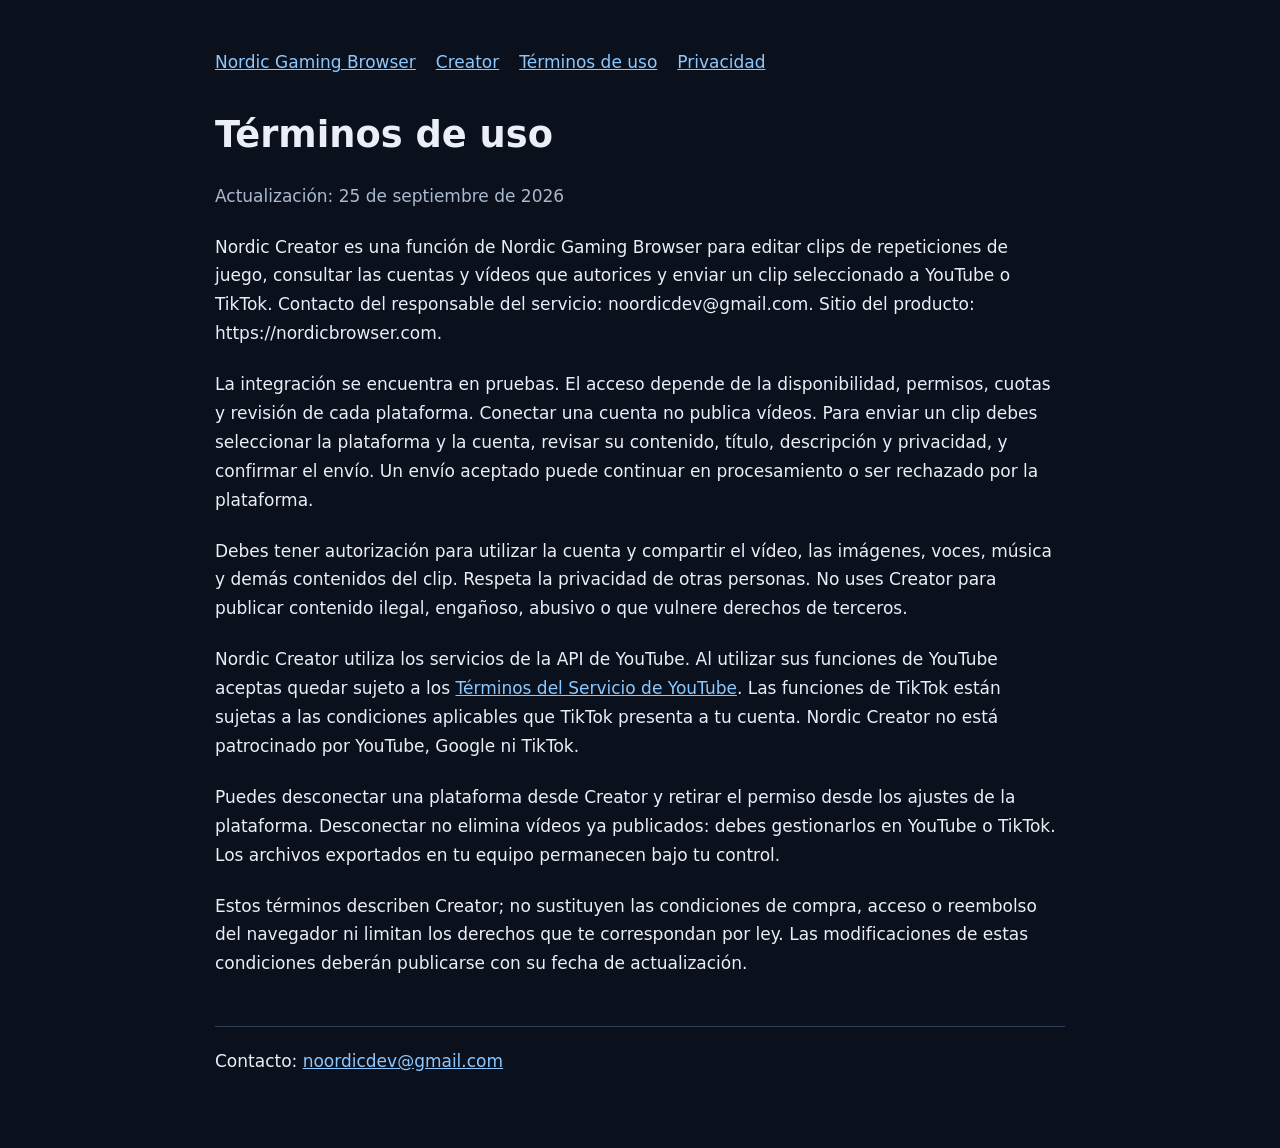
<file: creator/terms.html>
<!doctype html>
<html lang="es"><head><meta charset="utf-8"><meta name="viewport" content="width=device-width,initial-scale=1"><meta name="referrer" content="no-referrer"><title>Términos de uso · Nordic Creator</title><link rel="canonical" href="https://nordicbrowser.com/creator/terms.html"><style>body{margin:0;background:#0b111c;color:#e9eef7;font:17px/1.7 system-ui,sans-serif}main{max-width:850px;margin:auto;padding:48px 24px 72px}a{color:#8bc8ff}nav{display:flex;flex-wrap:wrap;gap:20px;margin-bottom:36px}h1{line-height:1.2;font-size:2.3rem}h2{margin-top:36px}p{margin:22px 0}.date{color:#aab9cf}footer{border-top:1px solid #31405a;margin-top:48px;padding-top:20px}a:focus-visible{outline:3px solid #fff;outline-offset:4px}</style></head><body><main><nav aria-label="Nordic Creator"><a href="/">Nordic Gaming Browser</a><a href="/creator/">Creator</a><a href="/creator/terms.html">Términos de uso</a><a href="/creator/privacy.html">Privacidad</a></nav><h1>Términos de uso</h1><p class="date">Actualización: 25 de septiembre de 2026</p><p>Nordic Creator es una función de Nordic Gaming Browser para editar clips de repeticiones de juego, consultar las cuentas y vídeos que autorices y enviar un clip seleccionado a YouTube o TikTok. Contacto del responsable del servicio: noordicdev@gmail.com. Sitio del producto: https://nordicbrowser.com.</p>
<p>La integración se encuentra en pruebas. El acceso depende de la disponibilidad, permisos, cuotas y revisión de cada plataforma. Conectar una cuenta no publica vídeos. Para enviar un clip debes seleccionar la plataforma y la cuenta, revisar su contenido, título, descripción y privacidad, y confirmar el envío. Un envío aceptado puede continuar en procesamiento o ser rechazado por la plataforma.</p>
<p>Debes tener autorización para utilizar la cuenta y compartir el vídeo, las imágenes, voces, música y demás contenidos del clip. Respeta la privacidad de otras personas. No uses Creator para publicar contenido ilegal, engañoso, abusivo o que vulnere derechos de terceros.</p>
<p>Nordic Creator utiliza los servicios de la API de YouTube. Al utilizar sus funciones de YouTube aceptas quedar sujeto a los <a href="https://www.youtube.com/t/terms" rel="noopener noreferrer">Términos del Servicio de YouTube</a>. Las funciones de TikTok están sujetas a las condiciones aplicables que TikTok presenta a tu cuenta. Nordic Creator no está patrocinado por YouTube, Google ni TikTok.</p>
<p>Puedes desconectar una plataforma desde Creator y retirar el permiso desde los ajustes de la plataforma. Desconectar no elimina vídeos ya publicados: debes gestionarlos en YouTube o TikTok. Los archivos exportados en tu equipo permanecen bajo tu control.</p>
<p>Estos términos describen Creator; no sustituyen las condiciones de compra, acceso o reembolso del navegador ni limitan los derechos que te correspondan por ley. Las modificaciones de estas condiciones deberán publicarse con su fecha de actualización.</p><footer>Contacto: <a href="mailto:noordicdev@gmail.com">noordicdev@gmail.com</a></footer></main></body></html>
</file>
<file: styles.css>
:root {
  color-scheme: dark;
  --bg: #030a12;
  --surface: #0f1722;
  --line: #243142;
  --text: #f1f5fa;
  --muted: #a5b4c8;
  --blue: #36adff;
  --radius: 16px;
  font-family: "Segoe UI", -apple-system, BlinkMacSystemFont, Arial, sans-serif;
}
* { box-sizing: border-box; }
html { scroll-behavior: smooth; scroll-padding-top: 24px; }
body { margin: 0; background: var(--bg); color: var(--text); -webkit-font-smoothing: antialiased; }
a { color: inherit; text-decoration: none; }
img { max-width: 100%; height: auto; display: block; }
figure, p { margin: 0; }
a:focus-visible { outline: 3px solid var(--blue); outline-offset: 6px; border-radius: 4px; }
.shell { width: min(1280px, calc(100% - 96px)); margin-inline: auto; }
.skip-link { position: fixed; z-index: 10; left: 20px; top: 10px; padding: 14px; background: var(--text); color: var(--bg); transform: translateY(-200%); }
.skip-link:focus { transform: translateY(0); }
.header { min-height: 108px; display: flex; justify-content: space-between; align-items: center; gap: 28px; border-bottom: 1px solid var(--line); }
.brand { display: flex; align-items: center; gap: 12px; flex-shrink: 0; font-size: 1.5rem; font-weight: 700; letter-spacing: -.04em; line-height: 1.2; }
.brand img { width: 48px; height: 48px; }
.brand-subtitle { display: block; margin-top: 5px; font-size: .75rem; color: var(--muted); font-weight: 500; letter-spacing: .16em; }
nav { display: flex; align-items: center; gap: 32px; font-size: .875rem; }
nav a { color: var(--muted); padding-block: 12px; }
nav a:hover, .footer a:hover { color: var(--blue); }
nav .nav-contact { color: var(--text); display: flex; gap: 24px; border: 1px solid var(--line); padding: 12px 18px; border-radius: 8px; }
.nav-contact span { color: var(--blue); }
.hero { position: relative; display: grid; grid-template-columns: 1fr 1.12fr; align-items: center; gap: 48px; padding-block: 98px 90px; }
.hero::before { content: ""; position: absolute; pointer-events: none; z-index: -1; inset: 0; background: radial-gradient(ellipse at 78% 48%, #16375760, transparent 62%); }
.eyebrow { display: flex; gap: 9px; align-items: center; color: var(--blue); font-size: .75rem; font-weight: 650; letter-spacing: .15em; line-height: 1.6; }
.signal { width: 6px; height: 6px; flex: 0 0 6px; border-radius: 50%; background: var(--blue); }
h1 { margin: 26px 0 28px; font-size: clamp(3.75rem, 5.7vw, 5.5rem); font-weight: 650; line-height: 1.02; letter-spacing: -.065em; }
h1 > span { color: var(--blue); }
.lead { max-width: 480px; color: var(--muted); font-size: 1.0625rem; line-height: 1.8; }
.actions { display: flex; flex-wrap: wrap; align-items: center; column-gap: 24px; row-gap: 20px; margin-top: 32px; }
.button { min-height: 54px; display: inline-flex; justify-content: center; align-items: center; gap: 22px; padding: 16px 22px; border-radius: 8px; font-size: .9375rem; line-height: 1.5; font-weight: 700; transition: background .18s ease, transform .18s ease; }
.button.primary { color: #06121e; background: var(--blue); }
.button.primary:hover { background: #a0d5ff; transform: translateY(-2px); }
.text-link { font-size: .875rem; display: inline-flex; align-items: center; gap: 16px; padding-block: 14px; }
.text-link:hover { color: var(--blue); }
.platform { display: flex; align-items: center; flex-wrap: wrap; gap: 10px; color: var(--muted); margin-top: 27px; font-size: .8125rem; line-height: 1.7; }
.platform > span { padding-inline: 2px; color: #64758b; }
.product-preview { min-width: 0; background: #0c121b; border: 1px solid #344960; border-radius: var(--radius); box-shadow: 0 30px 90px #0006; overflow: hidden; }
.preview-heading { display: flex; justify-content: space-between; align-items: center; gap: 18px; padding: 18px 22px; border-bottom: 1px solid var(--line); color: var(--muted); font-size: .75rem; letter-spacing: .08em; }
.preview-label { color: #c6d6e7; }
.screenshot-link { display: block; }
.screenshot-link:focus-visible { outline-offset: -4px; }
.product-preview img { width: 100%; }
figcaption { font-size: .8125rem; color: var(--muted); line-height: 1.65; }
.product-preview figcaption { padding: 18px 22px; border-top: 1px solid var(--line); }
.product-preview figcaption > span:first-child { display: block; font-size: .9375rem; color: var(--text); margin-bottom: 3px; }
.product-facts { display: grid; grid-template-columns: repeat(4, 1fr); border-block: 1px solid var(--line); padding-block: 28px; }
.product-facts p { display: grid; gap: 8px; padding-inline: 32px; border-left: 1px solid var(--line); }
.product-facts p:first-child { border: 0; padding-left: 0; }
.product-facts strong { font-size: 1.25rem; font-weight: 600; letter-spacing: -.02em; }
.product-facts span { color: var(--muted); font-size: .875rem; line-height: 1.5; }
.section { padding-block: 108px 96px; }
h2 { font-size: clamp(2.5rem, 3.6vw, 3.625rem); line-height: 1.1; font-weight: 600; letter-spacing: -.055em; margin: 18px 0 0; }
.section-heading { display: flex; justify-content: space-between; align-items: flex-end; gap: 48px; margin-bottom: 44px; }
.section-heading > p { max-width: 360px; color: var(--muted); font-size: 1rem; line-height: 1.75; }
.feature-grid { display: grid; grid-template-columns: repeat(3, minmax(0, 1fr)); border-top: 1px solid var(--line); border-left: 1px solid var(--line); }
.feature { display: flex; flex-direction: column; padding: 30px; background: #0d141e; border-right: 1px solid var(--line); border-bottom: 1px solid var(--line); }
.feature-index { display: flex; justify-content: space-between; gap: 14px; color: var(--blue); font-size: .8125rem; }
.feature-index > span { color: var(--muted); font-size: .75rem; letter-spacing: .07em; line-height: 1.6; }
.feature h3 { font-size: 1.375rem; letter-spacing: -.025em; font-weight: 600; margin: 36px 0 14px; }
.feature p { color: var(--muted); font-size: 1rem; line-height: 1.75; margin-bottom: 26px; }
.feature-detail { margin-top: auto; font-size: .8125rem; color: #afc9e1; line-height: 1.6; }
.section-note { color: var(--muted); font-size: .8125rem; line-height: 1.7; margin-top: 22px; max-width: 880px; }
.personalization { background: #0c131e; border-block: 1px solid var(--line); padding-block: 84px; }
.settings-layout { display: grid; grid-template-columns: .9fr 1fr; gap: 78px; align-items: center; }
.settings-copy { min-width: 0; }
.settings-lead { margin-top: 24px; color: var(--muted); font-size: 1.0625rem; line-height: 1.8; max-width: 400px; }
.settings-list { list-style: none; margin: 32px 0; padding: 0; display: grid; gap: 24px; }
.settings-list li { display: flex; gap: 18px; }
.list-mark { color: var(--blue); line-height: 1.5; }
.settings-list h3 { font-size: 1rem; font-weight: 600; margin: 0 0 7px; }
.settings-list p { color: var(--muted); line-height: 1.7; font-size: 1rem; }
.settings-preview { min-width: 0; border: 1px solid #344960; border-radius: var(--radius); overflow: hidden; background: var(--bg); }
.settings-preview img { width: 100%; }
.settings-preview figcaption { padding: 18px 22px; border-top: 1px solid var(--line); }
.themes { display: flex; align-items: center; gap: 8px; flex-wrap: wrap; padding-top: 24px; border-top: 1px solid var(--line); }
.swatch { width: 20px; height: 20px; border-radius: 50%; border: 1px solid #9cb8d970; }
.electric { background: #00b7ff; }.night { background: #111a29; }.obsidian { background: #303740; }.gold { background: #f2c319; }.pink { background: #ff5fa2; }.purple { background: #a778d8; }.lava { background: #b33921; }.frost { background: #e8edf2; }
.themes > span:last-child { color: var(--muted); font-size: .8125rem; line-height: 1.6; margin-left: 6px; }
.contact { padding-block: 92px 58px; }
.contact-top { display: flex; align-items: center; justify-content: space-between; gap: 24px; }
.contact-label { color: var(--muted); font-size: .75rem; letter-spacing: .08em; }
.contact-label span { margin-left: 14px; color: var(--blue); }
.contact-content { display: flex; justify-content: space-between; align-items: center; gap: 56px; }
.contact h2 { font-size: clamp(2.5rem, 4.4vw, 4rem); }
.contact-content p { max-width: 530px; color: var(--muted); font-size: 1.0625rem; line-height: 1.8; margin-top: 24px; }
.contact-button { flex-shrink: 0; }
.contact-note { font-size: .8125rem; color: var(--muted); line-height: 1.7; margin-top: 38px; padding-top: 24px; border-top: 1px solid var(--line); }
.footer { display: flex; justify-content: space-between; align-items: center; gap: 24px; border-top: 1px solid var(--line); padding-block: 28px; color: var(--muted); font-size: .875rem; }
.footer-brand { display: flex; align-items: center; gap: 12px; line-height: 1.6; }
.footer-brand img { flex-shrink: 0; }
.footer-links { display: flex; align-items: center; gap: 28px; flex-wrap: wrap; }
.footer a { padding-block: 12px; }
@media (min-width: 1600px) { .hero { padding-block: 118px 108px; } }
@media (max-width: 1100px) {
  .shell { width: calc(100% - 64px); }
  .hero { gap: 32px; padding-block: 72px; }
  h1 { font-size: clamp(3.25rem, 5.7vw, 4.5rem); }
  .feature { padding: 25px; }
  .settings-layout { gap: 40px; }
  .contact-content { gap: 32px; }
}
@media (max-width: 850px) {
  .nav-section { display: none; }
  .hero { grid-template-columns: 1fr; gap: 48px; }
  h1 { font-size: clamp(3.75rem, 9vw, 5.5rem); }
  .lead { max-width: 570px; }
  .product-preview { width: 100%; max-width: 680px; }
  .feature-grid { grid-template-columns: repeat(2, minmax(0, 1fr)); }
  .section-heading { align-items: flex-start; flex-direction: column; gap: 22px; }
  .section-heading > p { max-width: 550px; }
  .settings-layout { grid-template-columns: 1fr; }
  .settings-preview { max-width: 680px; }
  .settings-lead { max-width: 100%; }
  .product-facts p { padding-inline: 20px; }
  .contact-content { flex-direction: column; align-items: flex-start; }
  .footer { flex-wrap: wrap; }
}
@media (max-width: 560px) {
  .shell { width: calc(100% - 40px); }
  .header { min-height: 90px; gap: 12px; }
  .brand { font-size: 1.25rem; gap: 9px; }
  .brand img { width: 40px; height: 40px; }
  .brand-subtitle { font-size: .75rem; letter-spacing: .05em; }
  nav { gap: 0; }
  nav .nav-contact { padding: 12px; gap: 8px; font-size: .875rem; }
  .hero { padding-block: 50px; gap: 38px; }
  h1 { font-size: clamp(3.1rem, 12vw, 4.2rem); margin-top: 22px; }
  .lead { font-size: 1rem; }
  .actions { align-items: flex-start; flex-direction: column; gap: 6px; }
  .preview-heading { padding: 15px; gap: 10px; letter-spacing: .025em; }
  .product-preview figcaption, .settings-preview figcaption { padding: 15px; }
  .product-facts { grid-template-columns: repeat(2, minmax(0, 1fr)); row-gap: 28px; padding-block: 24px; }
  .product-facts p { padding-inline: 18px 0; }
  .product-facts p:nth-child(odd) { border: 0; padding-left: 0; }
  .product-facts strong { font-size: 1.125rem; }
  .product-facts span { font-size: .8125rem; }
  .section { padding-block: 64px; }
  .section-heading { margin-bottom: 30px; }
  h2 { font-size: 2.625rem; }
  .feature-grid { grid-template-columns: 1fr; }
  .feature { padding: 26px; }
  .feature h3 { margin-top: 28px; }
  .personalization { padding-block: 60px; }
  .themes > span:last-child { flex-basis: 100%; margin: 5px 0 0; }
  .contact { padding-block: 62px 32px; }
  .contact-label { display: none; }
  .contact h2 { font-size: 2.625rem; }
  .contact-button { width: 100%; gap: 18px; }
  .footer { gap: 12px; }
  .footer-links { gap: 24px; }
}
@media (max-width: 360px) {
  .shell { width: calc(100% - 32px); }
  .header { flex-wrap: wrap; padding-block: 18px; }
  .brand { flex-shrink: 1; }
  .button { padding-inline: 15px; gap: 12px; }
  .preview-heading { flex-wrap: wrap; }
}
@media (prefers-reduced-motion: reduce) {
  html { scroll-behavior: auto; }
  .button { transition: none; }
  .button.primary:hover { transform: none; }
}

/* Información comercial y atención al cliente */
.purchase-section { padding-bottom: 0; }
.purchase-grid { display: grid; grid-template-columns: repeat(2, minmax(0, 1fr)); gap: 24px; }
.purchase-card { min-width: 0; padding: 32px; border: 1px solid var(--line); border-radius: var(--radius); background: var(--surface); }
.purchase-card h3 { margin: 0 0 18px; font-size: 1.375rem; letter-spacing: -.025em; }
.purchase-card p { color: var(--muted); line-height: 1.8; }
.purchase-card p + p { margin-top: 16px; }
.purchase-card p a, .policy-copy a { color: var(--blue); text-decoration: underline; text-underline-offset: 4px; }
.purchase-card .text-link { color: var(--blue); margin-top: 16px; }
@media (max-width: 700px) { .purchase-grid { grid-template-columns: 1fr; } .purchase-card { padding: 24px; } }

.plan-layout { display: grid; grid-template-columns: minmax(0, 1fr) minmax(0, 1fr); gap: 24px; align-items: stretch; }
.plan-card { display: flex; flex-direction: column; border: 1px solid #446a8c; border-radius: var(--radius); padding: 36px; background: linear-gradient(145deg, #142335, var(--surface)); min-width: 0; }
.plan-card h3 { font-size: 1.5rem; margin: 20px 0 12px; }
.price { font-size: clamp(2.5rem, 5vw, 3.75rem); letter-spacing: -.05em; font-weight: 650; }
.price span { display: inline-block; color: var(--muted); font-size: 1rem; letter-spacing: 0; font-weight: 400; }
.plan-list { margin: 26px 0; padding-left: 22px; color: #cbd8e7; line-height: 1.8; }
.plan-list li { padding-left: 5px; margin-bottom: 8px; }
.plan-card .button { width: 100%; margin-top: auto; }
.small-copy { font-size: .8125rem; line-height: 1.7; color: var(--muted); }
.plan-card .small-copy { margin-top: 22px; }
.plan-context { margin-top: 40px; max-width: 850px; }
.plan-context h3 { font-size: 1.5rem; margin: 0 0 20px; }
.plan-context p, .policy-copy p, .support-copy > p:not(.eyebrow) { color: var(--muted); line-height: 1.85; margin-top: 18px; }
.info-links { display: grid; gap: 16px; margin-top: 28px; color: var(--blue); }
.info-links a { width: fit-content; padding-block: 6px; }
.service-band { background: #0c131e; padding-block: 80px; border-block: 1px solid var(--line); }
.delivery-steps { list-style: none; padding: 0; margin: 0; display: grid; grid-template-columns: repeat(3, minmax(0, 1fr)); gap: 32px; counter-reset: step; }
.delivery-steps li { border-top: 1px solid #446a8c; padding-top: 24px; }
.step-number { color: var(--blue); font-size: .875rem; }
.delivery-steps h3 { font-size: 1.25rem; margin: 20px 0 14px; }
.delivery-steps p { color: var(--muted); line-height: 1.8; }
.section-note a { color: var(--blue); text-decoration: underline; text-underline-offset: 4px; }
.policy-copy { max-width: 850px; }
.policy-copy h3 { margin: 32px 0 12px; font-size: 1.25rem; }
.policy-copy h3:first-child { margin-top: 0; }
.policy-copy h3 + p { margin-top: 0; }
.support-layout { display: grid; grid-template-columns: minmax(0, .8fr) minmax(0, 1.2fr); gap: 64px; align-items: start; }
.support-email { display: block; color: var(--blue); margin-top: 24px; font-size: 1.0625rem; overflow-wrap: anywhere; }
.support-form { display: grid; gap: 24px; padding: 32px; background: var(--surface); border: 1px solid var(--line); border-radius: var(--radius); min-width: 0; }
.form-row { display: grid; grid-template-columns: repeat(2, minmax(0, 1fr)); gap: 18px; }
.field { display: grid; gap: 10px; min-width: 0; }
.field label { font-weight: 600; font-size: .875rem; }
input, select, textarea, button { font: inherit; }
.field input, .field select, .field textarea { width: 100%; min-width: 0; border: 1px solid #4c6078; border-radius: 6px; background: var(--bg); color: var(--text); padding: 13px 12px; font-size: 1rem; line-height: 1.5; }
.field textarea { resize: vertical; min-height: 150px; }
.consent { display: flex; align-items: flex-start; gap: 12px; font-size: .875rem; line-height: 1.7; color: var(--muted); }
.consent input { flex-shrink: 0; width: 20px; height: 20px; margin: 2px 0 0; accent-color: var(--blue); }
.consent a { color: var(--blue); text-decoration: underline; text-underline-offset: 3px; }
button.button { border: 0; cursor: pointer; }
input:focus-visible, select:focus-visible, textarea:focus-visible, button:focus-visible { outline: 3px solid var(--blue); outline-offset: 3px; }
.footer { align-items: flex-start; }
.footer-links { justify-content: flex-end; gap: 12px 22px; max-width: 760px; }
@media (max-width: 1000px) { .plan-layout, .support-layout { gap: 32px; } .form-row { grid-template-columns: 1fr; } }
@media (max-width: 850px) { .plan-layout, .support-layout { grid-template-columns: 1fr; } .delivery-steps { grid-template-columns: 1fr; gap: 28px; } .support-copy { max-width: 580px; } .footer-links { justify-content: flex-start; } }
@media (max-width: 560px) { .service-band { padding-block: 60px; } .plan-card, .support-form { padding: 24px; } .plan-context h3 { margin-top: 8px; } .price span { display: block; margin-top: 8px; } }
</file>
<file: redesign.css>
/* Nordic Gaming Browser — September 2026 */
.header-wrap { background: #030910; border-bottom: 1px solid #172332; }
.header { min-height: 108px; border: 0; gap: 24px; }
.brand { font-size: 1.6rem; letter-spacing: .015em; }
.brand img { width: 60px; height: 60px; }
.brand-subtitle { color: var(--blue); font-size: .68rem; letter-spacing: .18em; }
nav { gap: 25px; }
nav a { font-size: .92rem; padding-block: 42px; position: relative; }
nav .active { color: var(--blue); }
nav .active::after { content: ""; position: absolute; bottom: 18px; left: 0; right: 0; height: 3px; border-radius: 3px; background: var(--blue); }
.button { border-radius: 5px; padding-inline: 28px; font-size: 1rem; font-weight: 600; min-height: 56px; }
.button.primary { background: #0075ef; color: white; border: 1px solid #128cff; box-shadow: 0 8px 30px #0066ff15; }
.button.primary:hover { background: #0064cc; }
.button.secondary { border: 1px solid #45566a; background: #040b13a8; color: white; }
.button.secondary:hover { background: #122437; border-color: var(--blue); }
.header-discord { font-size: .9rem; min-height: 46px; padding: 12px 21px; white-space: nowrap; }
.hero-stage { overflow: hidden; position: relative; background: radial-gradient(ellipse at 79% 42%, #00376540, transparent 46%), #030910; }
.hero-stage::before { content: ""; position: absolute; width: 64%; height: 115%; right: -7%; top: -8%; transform: skewY(-38deg); background: repeating-linear-gradient(0deg, transparent 0 81px, #087dd523 82px, transparent 83px 132px), linear-gradient(0deg, transparent 36%, #006bd91f 39%, transparent 40% 62%, #0075ff1a 65%, transparent 66%); pointer-events: none; mask-image: linear-gradient(90deg, transparent, black 30%, black 80%, transparent); }
.hero { grid-template-columns: 1.12fr 1fr; gap: 36px; min-height: 710px; padding-block: 68px 96px; }
.hero::before { display: none; }
.hero-copy { min-width: 0; }
h1 { font-size: clamp(2.8rem, 3.85vw, 3.75rem); letter-spacing: -.045em; line-height: 1.14; margin: 24px 0; font-weight: 700; }
h1 > span { color: #078cff; }
.lead { max-width: 610px; color: #bfcbd9; font-size: 1.08rem; line-height: 1.85; }
.hero-benefits { display: grid; grid-template-columns: repeat(4, 1fr); gap: 20px; max-width: 530px; margin-top: 30px; }
.hero-benefits > div { display: grid; justify-items: center; gap: 11px; text-align: center; }
.hero-benefits svg { width: 35px; height: 35px; fill: none; stroke: #089cff; stroke-width: 1.8; stroke-linejoin: round; stroke-linecap: round; }
.hero-benefits span { color: #c2ccda; font-size: .82rem; line-height: 1.6; }
.actions { margin-top: 34px; gap: 18px; }
.platform { font-size: .72rem; color: #8f9eb2; margin-top: 20px; }
.hero-brand { position: relative; display: flex; flex-direction: column; align-items: center; text-align: center; }
.brand-aura { position: relative; width: min(370px, 80%); }
.brand-aura::before { content: ""; position: absolute; inset: 6%; border-radius: 50%; box-shadow: 0 0 80px #0075ff40; }
.brand-aura img { position: relative; width: 100%; filter: drop-shadow(0 0 15px #007aff30); }
.hero-wordmark { font-size: clamp(3rem, 5.1vw, 4.7rem); font-weight: 700; letter-spacing: .17em; padding-left: .17em; line-height: 1.05; margin-top: 20px; }
.hero-wordmark span { display: block; font-size: .25em; color: #009dff; font-weight: 500; letter-spacing: .36em; margin-top: 14px; }
.brand-tagline { color: #bfcbd9; font-size: .9rem; line-height: 1.9; letter-spacing: .07em; margin-top: 28px; }
.hero-scroll { position: absolute; bottom: 22px; left: calc(50% - 22px); width: 44px; height: 44px; display: grid; place-items: center; font-size: 2.2rem; color: #b8c4d4; }
h2 > span { color: var(--blue); }
.games-section { padding-block: 78px; }
.game-list { display: flex; flex-wrap: wrap; gap: 10px; margin-bottom: 32px; }
.game-list span { padding: 13px 20px; border: 1px solid #243a50; border-radius: 5px; color: #cfdfed; font-size: .92rem; background: linear-gradient(120deg, #11263c, #09131f); }
.game-list span:first-child { color: #62c5ff; border-color: #136fad; }
.games-preview { overflow: hidden; border: 1px solid #243a50; border-radius: 10px; background: #0a1420; }
.games-preview img { width: 100%; }
.games-preview figcaption { border-top: 1px solid #243a50; padding: 14px 20px; }
.purchase-section { padding-top: 32px; }
.feature-grid { border: 0; gap: 16px; }
.feature { border: 1px solid #203348; border-radius: 10px; background: linear-gradient(145deg, #0d1b2b, #080f19); }
.feature h3 { margin-top: 28px; }
.showcase { padding-top: 0; }
.performance-layout { display: grid; grid-template-columns: 1.4fr 1fr; align-items: center; gap: 65px; }
.performance-copy h3 { font-size: 2rem; line-height: 1.2; margin: 18px 0; letter-spacing: -.035em; }
.performance-copy p { color: var(--muted); line-height: 1.8; margin-top: 16px; }
.performance-copy .text-link { color: var(--blue); margin-top: 12px; }
.levels-band { background: radial-gradient(ellipse at 75% 50%, #11395860, transparent 54%), #08131f; border-block: 1px solid #203348; padding-block: 80px; }
.levels-layout { display: grid; grid-template-columns: 1fr 1fr; gap: 80px; align-items: center; }
.levels-copy .settings-lead { max-width: 540px; }
.levels-preview { justify-self: center; max-width: 360px; min-width: 0; overflow: hidden; border: 1px solid #304a61; border-radius: 14px; box-shadow: 0 25px 80px #0005; background: #0a111b; }
.levels-preview img { width: 100%; }
.levels-preview figcaption { padding: 16px 20px; border-top: 1px solid #243a50; font-size: .75rem; }
.personalization { background: #060f19; }
.payment-label { display: inline-flex; align-items: center; gap: 12px; margin-top: 20px; padding: 9px 14px; border: 1px solid #426281; border-radius: 5px; font-size: .85rem; color: #d3dfed; }
.payment-label strong { color: white; font-size: 1.05rem; }
.plan-context .eyebrow { margin-bottom: 15px; }
.plan-card { border-color: #087ed0; box-shadow: 0 0 60px #0075ff0e; }
.policy-section h2 { font-size: clamp(2rem, 3vw, 3rem); }
@media (min-width: 1600px) { .hero { min-height: 760px; padding-block: 85px 100px; } }
@media (max-width: 1150px) {
  .header { flex-wrap: wrap; justify-content: space-between; padding-block: 20px 0; gap: 8px 25px; }
  .header nav { order: 3; width: 100%; justify-content: center; gap: 34px; }
  .header nav a { padding-block: 20px; }
  nav .active::after { bottom: 5px; }
  .hero { gap: 24px; min-height: 640px; }
  .hero-benefits { gap: 12px; }
  .hero .button { padding-inline: 22px; }
  .performance-layout { gap: 35px; }
  .levels-layout { gap: 40px; }
}
@media (max-width: 850px) {
  .header .nav-section { display: block; }
  .hero { grid-template-columns: 1fr; gap: 48px; padding-block: 52px 80px; }
  .hero-copy { max-width: 640px; }
  h1 { font-size: clamp(2.8rem, 7vw, 4rem); }
  .hero-brand { padding-bottom: 15px; }
  .brand-aura { width: 270px; }
  .hero-wordmark { font-size: 3.6rem; }
  .hero-stage::before { width: 100%; height: 60%; top: auto; bottom: 0; }
  .performance-layout { grid-template-columns: 1fr; }
  .performance-copy { max-width: 620px; }
  .levels-layout { grid-template-columns: 1fr; }
  .levels-preview { width: 100%; }
}
@media (max-width: 560px) {
  .header { gap: 15px 8px; }
  .brand { font-size: 1.25rem; gap: 9px; }
  .brand img { width: 42px; height: 42px; }
  .brand-subtitle { font-size: .55rem; }
  .header-discord { min-height: 42px; font-size: .75rem; padding: 10px 12px; gap: 8px; }
  .header nav { gap: 0; justify-content: space-between; }
  .header nav a { font-size: .76rem; padding-block: 12px 17px; }
  .hero { padding-top: 40px; }
  h1 { font-size: clamp(2.25rem, 9.5vw, 3.2rem); }
  .lead { font-size: 1rem; }
  .hero-benefits { gap: 8px; margin-top: 26px; }
  .hero-benefits span { font-size: .7rem; }
  .hero-benefits svg { width: 30px; height: 30px; }
  .actions { flex-direction: row; align-items: stretch; gap: 12px; }
  .hero .actions .button { padding: 13px 16px; font-size: .88rem; gap: 10px; min-height: 50px; }
  .platform { font-size: .68rem; }
  .brand-aura { width: 245px; }
  .hero-wordmark { font-size: 3.2rem; }
  .brand-tagline { font-size: .76rem; letter-spacing: .035em; }
  .games-section { padding-block: 55px; }
  .game-list { gap: 8px; margin-bottom: 24px; }
  .game-list span { font-size: .8rem; padding: 10px 12px; }
  .games-preview figcaption { font-size: .7rem; padding: 12px; }
  .levels-band { padding-block: 60px; }
  h2 { font-size: 2.35rem; }
  .showcase { padding-top: 0; }
}
@media (prefers-reduced-motion: reduce) { .button { transition: none; } }

/* Language selector remains visible above navigation at every screen size. */
.language-bar { display: flex; justify-content: flex-end; align-items: center; gap: 14px; padding-block: 14px; border-bottom: 1px solid var(--line); }
.language-label { font-size: .75rem; color: var(--muted); }
.language-options { display: flex; gap: 4px; padding: 4px; border: 1px solid var(--line); border-radius: 8px; background: #09131f; }
.language-option { min-height: 36px; padding: 7px 12px; border: 1px solid transparent; border-radius: 5px; background: transparent; color: var(--muted); font: inherit; font-size: .8125rem; cursor: pointer; }
.language-option:hover { color: var(--text); background: #15263a; }
.language-option[aria-pressed="true"] { background: #0075ef; border-color: #128cff; color: #fff; }
.language-option:focus-visible { outline: 2px solid var(--blue); outline-offset: 3px; }
@media (max-width: 560px) { .language-bar { justify-content: space-between; gap: 8px; } .language-option { padding-inline: 9px; font-size: .75rem; } }
</file>
